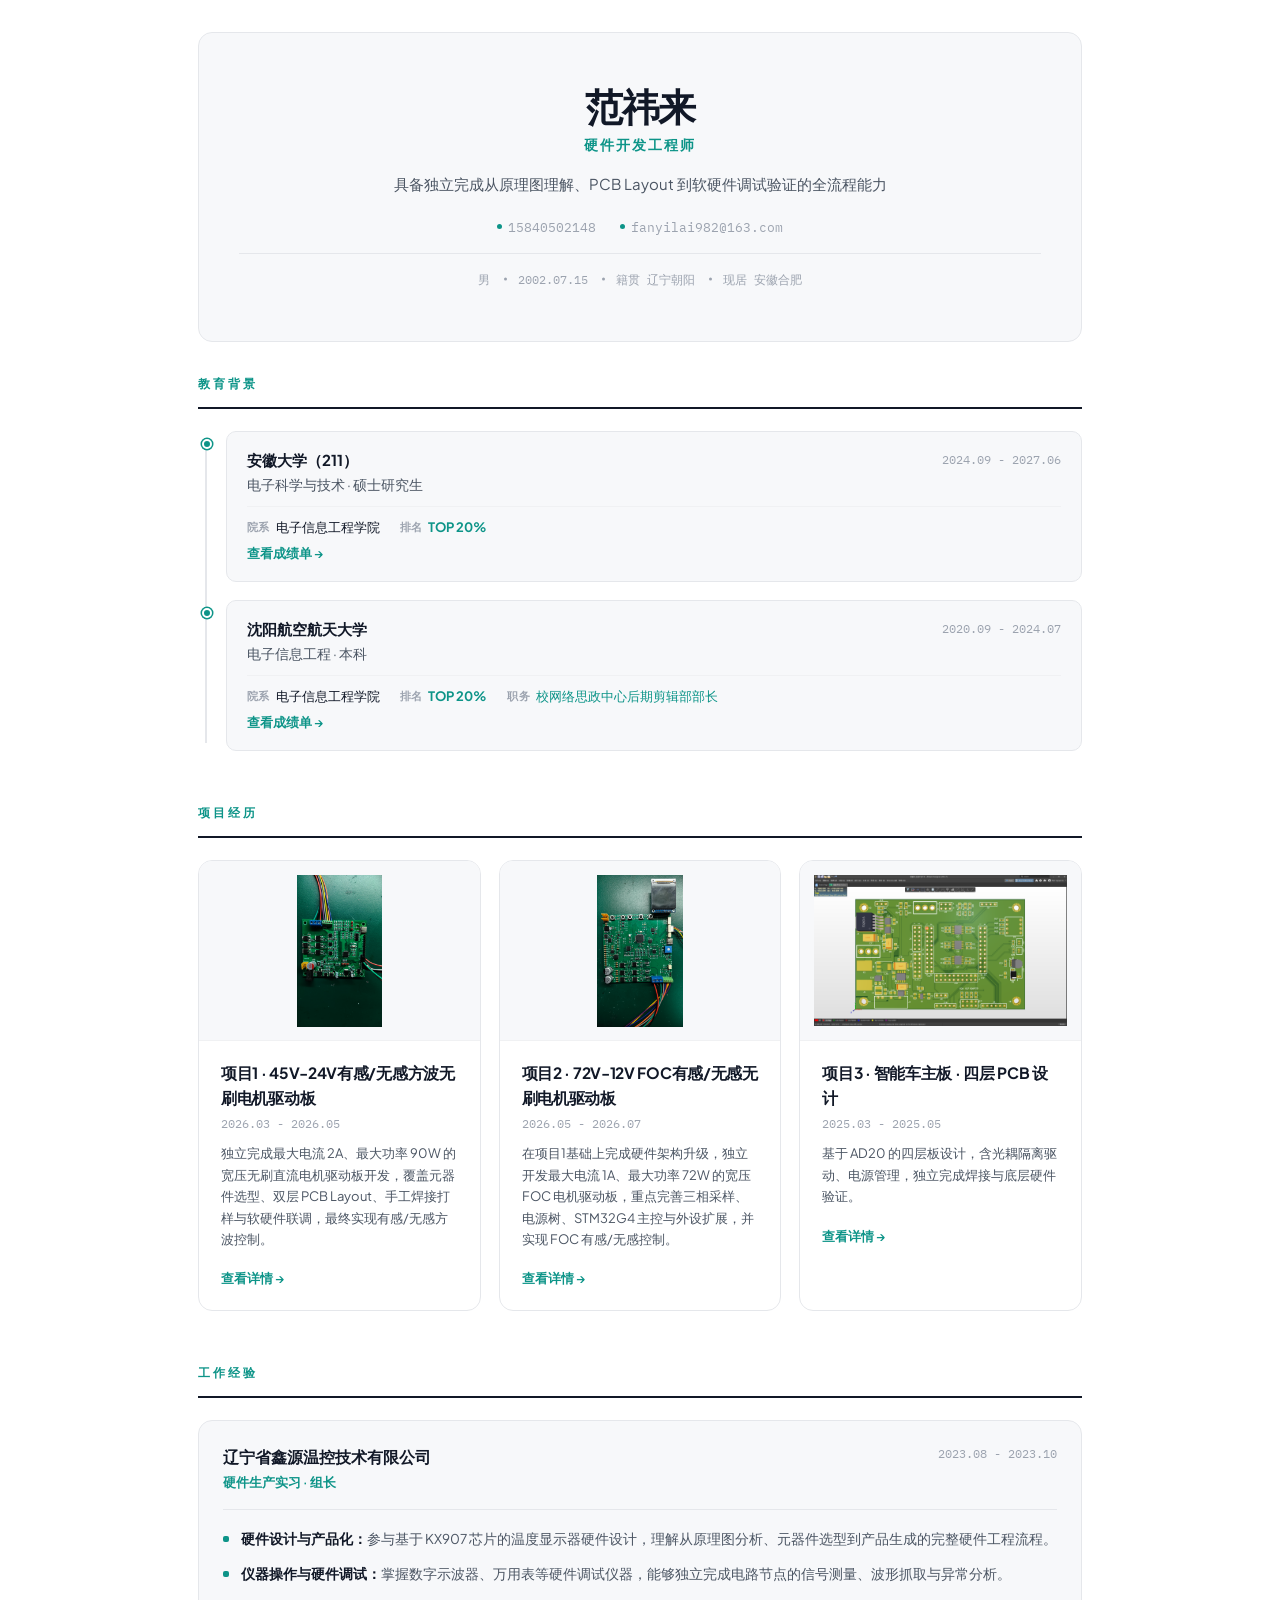
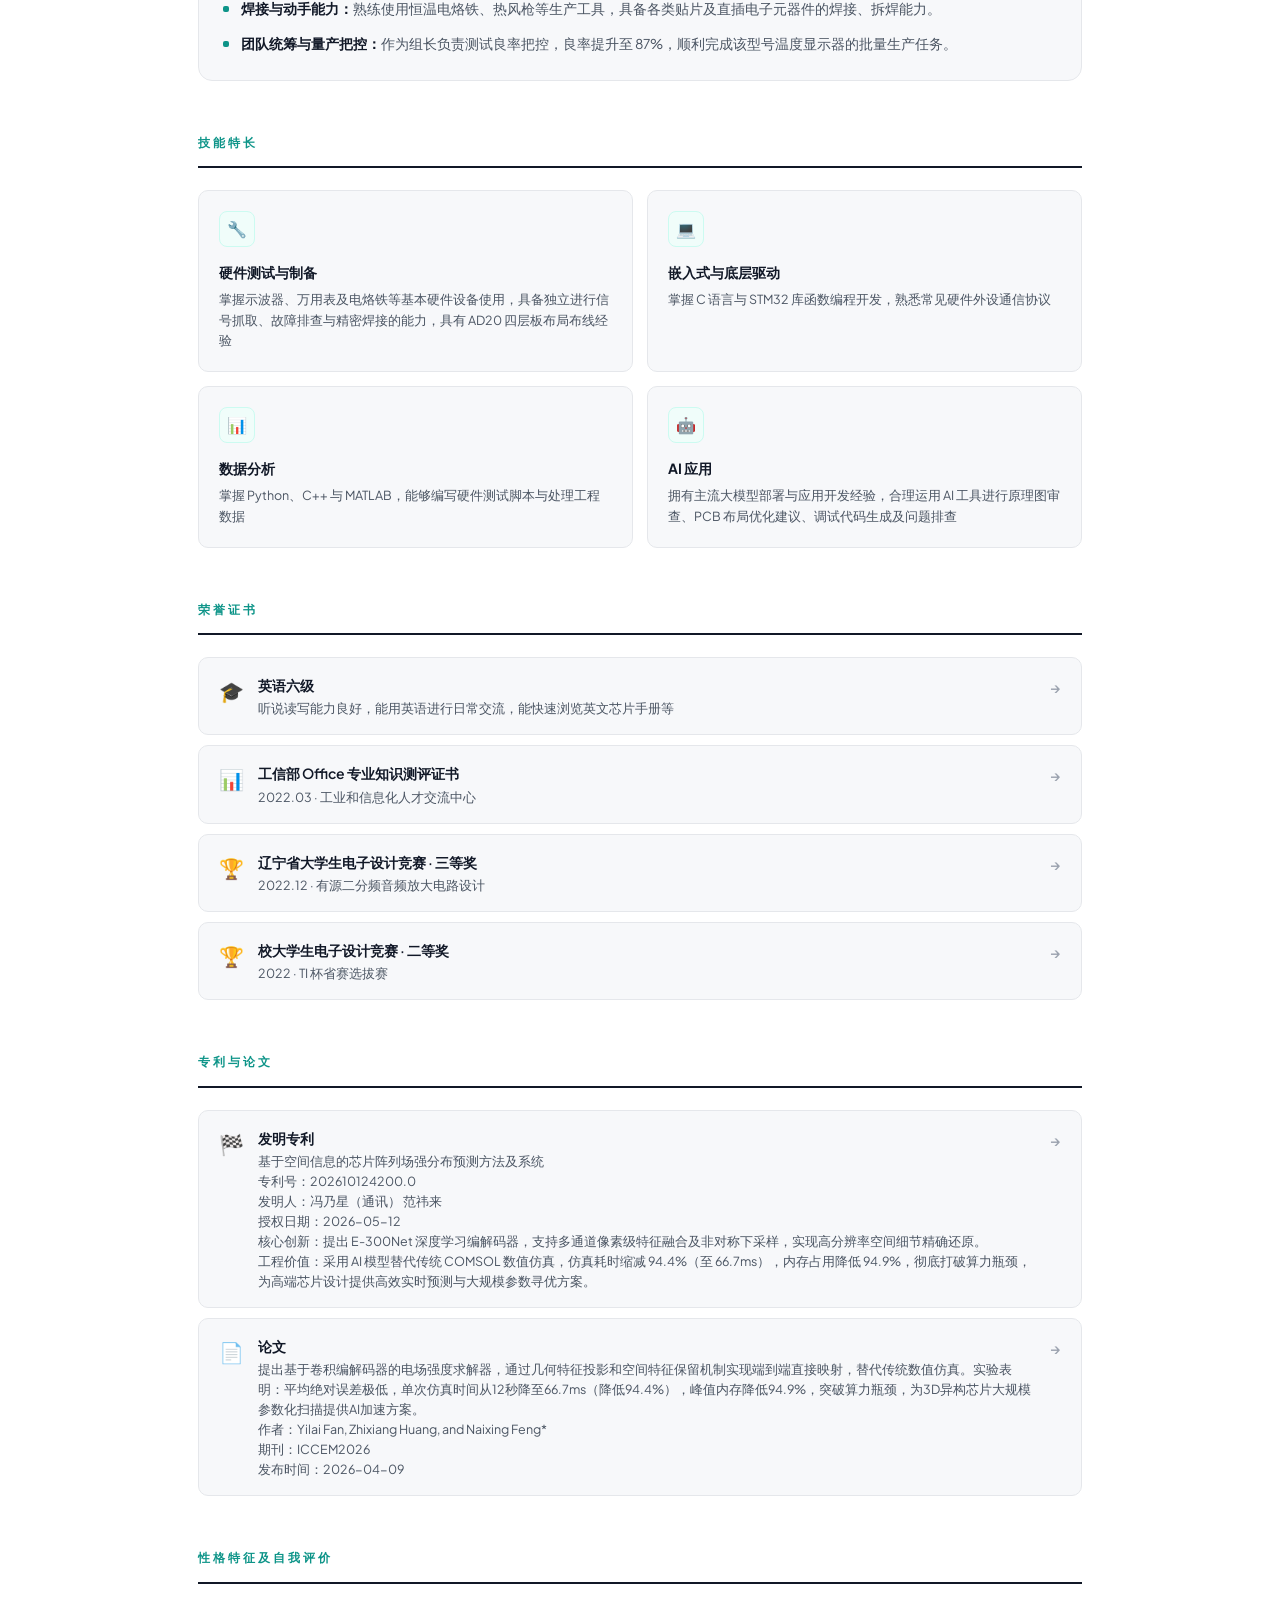
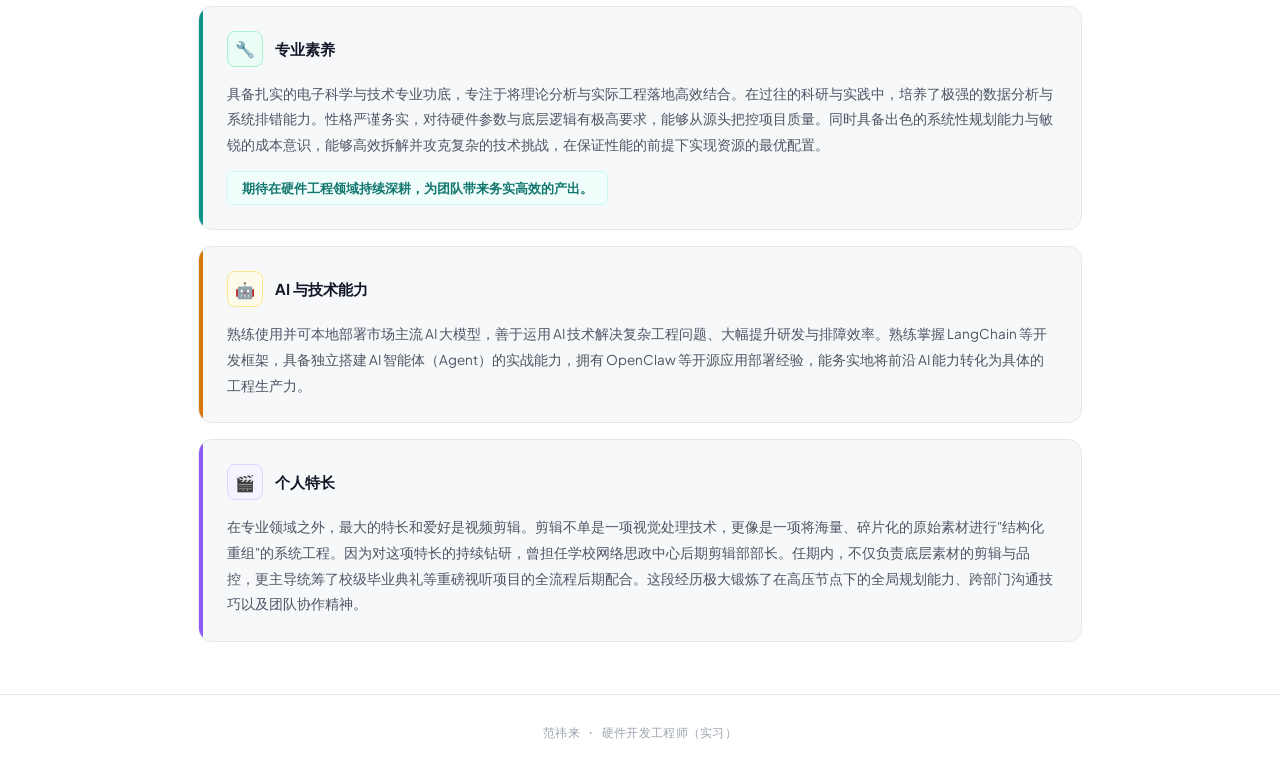
<file: index.html>
<!DOCTYPE html>
<html lang="zh-CN">
<head>
  <meta charset="UTF-8">
  <meta name="viewport" content="width=device-width, initial-scale=1.0">
  <title>范祎来 - 硬件开发工程师</title>
  <link rel="stylesheet" href="css/style.css">
</head>
<body>
  
  <div class="container">
    <!-- Hero -->
    <section class="hero anim-1">
      <div class="hero-content">
        <h1>范祎来</h1>
        <div class="subtitle">硬件开发工程师</div>
        <div class="description">
          具备独立完成从原理图理解、PCB Layout 到软硬件调试验证的全流程能力
        </div>
        <div class="contact">
          <span>15840502148</span>
          <span>fanyilai982@163.com</span>
        </div>
        <div class="meta">
          <span>男</span>
          <span>2002.07.15</span>
          <span>籍贯 辽宁朝阳</span>
          <span>现居 安徽合肥</span>
        </div>
      </div>
    </section>

    <!-- Education -->
    <section class="section anim-2">
      <h2 class="section-title">教育背景</h2>
      <div class="timeline">
        <div class="timeline-item">
          <div class="timeline-dot"></div>
          <div class="timeline-content">
            <div class="timeline-header">
              <h3>安徽大学（211）</h3>
              <span class="timeline-date">2024.09 - 2027.06</span>
            </div>
            <div class="timeline-sub">电子科学与技术 · 硕士研究生</div>
            <div class="edu-detail">
              <div class="edu-field">
                <span class="edu-label">院系</span>
                <span class="edu-val">电子信息工程学院</span>
              </div>
              <div class="edu-field">
                <span class="edu-label">排名</span>
                <span class="edu-val edu-highlight">TOP 20%</span>
              </div>
            </div>
            <button class="edu-action" onclick="openModal('pdf', {title: '研究生成绩单', src: 'assets/edu/研究生成绩单.pdf'})">查看成绩单 →</button>
          </div>
        </div>
        <div class="timeline-item">
          <div class="timeline-dot"></div>
          <div class="timeline-content">
            <div class="timeline-header">
              <h3>沈阳航空航天大学</h3>
              <span class="timeline-date">2020.09 - 2024.07</span>
            </div>
            <div class="timeline-sub">电子信息工程 · 本科</div>
            <div class="edu-detail">
              <div class="edu-field">
                <span class="edu-label">院系</span>
                <span class="edu-val">电子信息工程学院</span>
              </div>
              <div class="edu-field">
                <span class="edu-label">排名</span>
                <span class="edu-val edu-highlight">TOP 20%</span>
              </div>
              <div class="edu-field">
                <span class="edu-label">职务</span>
                <span class="edu-val edu-link" onclick="openModal('image', {title: '网络思政中心后期剪辑部部长', src: 'assets/certs/剪辑部部长.jpg', desc: '担任沈阳航空航天大学大学生网络思政中心后期剪辑部部长，负责校级视听项目的后期统筹与品控。'})">校网络思政中心后期剪辑部部长</span>
              </div>
            </div>
            <button class="edu-action" onclick="openModal('pdf', {title: '本科成绩单', src: 'assets/edu/本科生成绩单.pdf'})">查看成绩单 →</button>
          </div>
        </div>
      </div>
    </section>

    <!-- Projects -->
    <section class="section anim-3">
      <h2 class="section-title">项目经历</h2>
      <div class="projects">
        <a href="project1.html" class="project-card">
          <div class="card-image">
            <img src="assets/project1/front.jpg" alt="无刷电机驱动板 3D 渲染图">
          </div>
          <div class="card-body">
            <h3>项目1 · 45V-24V有感/无感方波无刷电机驱动板</h3>
            <div class="date">2026.03 - 2026.05</div>
            <p>独立完成最大电流 2A、最大功率 90W 的宽压无刷直流电机驱动板开发，覆盖元器件选型、双层 PCB Layout、手工焊接打样与软硬件联调，最终实现有感/无感方波控制。</p>
            <span class="link">查看详情 →</span>
          </div>
        </a>

        <a href="project2.html" class="project-card">
          <div class="card-image">
            <img src="assets/project2/front.jpg" alt="STM32G4 FOC 驱动器 3D 渲染图">
          </div>
          <div class="card-body">
            <h3>项目2 · 72V-12V FOC有感/无感无刷电机驱动板</h3>
            <div class="date">2026.05 - 2026.07</div>
            <p>在项目1基础上完成硬件架构升级，独立开发最大电流 1A、最大功率 72W 的宽压 FOC 电机驱动板，重点完善三相采样、电源树、STM32G4 主控与外设扩展，并实现 FOC 有感/无感控制。</p>
            <span class="link">查看详情 →</span>
          </div>
        </a>
        <a href="project3.html" class="project-card">
          <div class="card-image">
            <img src="assets/project3/front.png" alt="智能车主板 3D 渲染图">
          </div>
          <div class="card-body">
            <h3>项目3 · 智能车主板 · 四层 PCB 设计</h3>
            <div class="date">2025.03 - 2025.05</div>
            <p>基于 AD20 的四层板设计，含光耦隔离驱动、电源管理，独立完成焊接与底层硬件验证。</p>
            <span class="link">查看详情 →</span>
          </div>
        </a>
      </div>
    </section>

    <!-- Work Experience -->
    <section class="section anim-4">
      <h2 class="section-title">工作经验</h2>
      <div class="experience-card">
        <div class="exp-header">
          <div>
            <h3>辽宁省鑫源温控技术有限公司</h3>
            <div class="exp-role">硬件生产实习 · 组长</div>
          </div>
          <span class="exp-date">2023.08 - 2023.10</span>
        </div>
        <ul class="exp-list">
          <li><strong>硬件设计与产品化：</strong>参与基于 KX907 芯片的温度显示器硬件设计，理解从原理图分析、元器件选型到产品生成的完整硬件工程流程。</li>
          <li><strong>仪器操作与硬件调试：</strong>掌握数字示波器、万用表等硬件调试仪器，能够独立完成电路节点的信号测量、波形抓取与异常分析。</li>
          <li><strong>焊接与动手能力：</strong>熟练使用恒温电烙铁、热风枪等生产工具，具备各类贴片及直插电子元器件的焊接、拆焊能力。</li>
          <li><strong>团队统筹与量产把控：</strong>作为组长负责测试良率把控，良率提升至 87%，顺利完成该型号温度显示器的批量生产任务。</li>
        </ul>
      </div>
    </section>

    <!-- Skills -->
    <section class="section anim-5">
      <h2 class="section-title">技能特长</h2>
      <div class="skills-grid">
        <div class="skill-category">
          <div class="skill-cat-icon blue">&#x1f527;</div>
          <h4>硬件测试与制备</h4>
          <p>掌握示波器、万用表及电烙铁等基本硬件设备使用，具备独立进行信号抓取、故障排查与精密焊接的能力，具有 AD20 四层板布局布线经验</p>
        </div>
        <div class="skill-category">
          <div class="skill-cat-icon green">&#x1f4bb;</div>
          <h4>嵌入式与底层驱动</h4>
          <p>掌握 C 语言与 STM32 库函数编程开发，熟悉常见硬件外设通信协议</p>
        </div>
        <div class="skill-category">
          <div class="skill-cat-icon purple">&#x1f4ca;</div>
          <h4>数据分析</h4>
          <p>掌握 Python、C++ 与 MATLAB，能够编写硬件测试脚本与处理工程数据</p>
        </div>
        <div class="skill-category">
          <div class="skill-cat-icon orange">&#x1f916;</div>
          <h4>AI 应用</h4>
          <p>拥有主流大模型部署与应用开发经验，合理运用 AI 工具进行原理图审查、PCB 布局优化建议、调试代码生成及问题排查</p>
        </div>
      </div>
    </section>

    <!-- Honors -->
    <section class="section anim-6">
      <h2 class="section-title">荣誉证书</h2>
      <div class="honors-list">
        <div class="honor-item honor-clickable" onclick="openModal('pdf', {title: '大学英语六级证书（CET-6）', src: 'assets/cet6/六级证书.pdf'})">
          <div class="honor-icon">&#x1f393;</div>
          <div class="honor-body">
            <h4>英语六级</h4>
            <p>听说读写能力良好，能用英语进行日常交流，能快速浏览英文芯片手册等</p>
          </div>
          <div class="honor-arrow">→</div>
        </div>
        <div class="honor-item honor-clickable" onclick="openModal('image', {title: '工业和信息化人才专业知识测评证书', src: 'assets/certs/工业和信息化人才专业知识测评证书.jpg', desc: '获得工信部人才交流中心颁发的 Office 办公软件专业知识测评证书。能够熟练运用相关软件高效完成硬件研发流程中的技术文档撰写、测试数据梳理与可视化（如图表分析）、BOM 表整理以及高质量的项目答辩汇报（PPT）制作。'})">
          <div class="honor-icon">&#x1f4ca;</div>
          <div class="honor-body">
            <h4>工信部 Office 专业知识测评证书</h4>
            <p>2022.03 · 工业和信息化人才交流中心</p>
          </div>
          <div class="honor-arrow">→</div>
        </div>
        <div class="honor-item honor-clickable" onclick="openCompModal()">
          <div class="honor-icon">&#x1f3c6;</div>
          <div class="honor-body">
            <h4>辽宁省大学生电子设计竞赛 · 三等奖</h4>
            <p>2022.12 · 有源二分频音频放大电路设计</p>
          </div>
          <div class="honor-arrow">→</div>
        </div>
        <div class="honor-item honor-clickable" onclick="openModal('image', {title: '校大学生电子设计竞赛 · 二等奖', src: 'assets/certs/校电赛二等奖.jpg', desc: '2022 年 TI 杯辽宁省大学生电子设计竞赛校内选拔赛二等奖，该赛事同时作为省赛选拔通道。'})">
          <div class="honor-icon">&#x1f3c6;</div>
          <div class="honor-body">
            <h4>校大学生电子设计竞赛 · 二等奖</h4>
            <p>2022 · TI 杯省赛选拔赛</p>
          </div>
          <div class="honor-arrow">→</div>
        </div>
      </div>
    </section>

    <!-- Patents & Papers -->
    <section class="section anim-6">
      <h2 class="section-title">专利与论文</h2>
      <div class="honors-list">
        <div class="honor-item honor-clickable" onclick="openModal('pdf', {title: '发明专利：基于空间信息的芯片阵列场强分布预测方法及系统', src: 'assets/patents/专利.pdf'})">
          <div class="honor-icon">&#x1f3c1;</div>
          <div class="honor-body">
            <h4>发明专利</h4>
            <p>基于空间信息的芯片阵列场强分布预测方法及系统<br>专利号：202610124200.0<br>发明人：冯乃星（通讯） 范祎来<br>授权日期：2026-05-12<br>核心创新：提出 E-300Net 深度学习编解码器，支持多通道像素级特征融合及非对称下采样，实现高分辨率空间细节精确还原。<br>工程价值：采用 AI 模型替代传统 COMSOL 数值仿真，仿真耗时缩减 94.4%（至 66.7ms），内存占用降低 94.9%，彻底打破算力瓶颈，为高端芯片设计提供高效实时预测与大规模参数寻优方案。</p>
          </div>
          <div class="honor-arrow">→</div>
        </div>
        <div class="honor-item honor-clickable" onclick="openModal('pdf', {title: '论文：Convolutional Encoder-Decoder-Based Electric Field Intensity Solver for TGV Chip Arrays', src: 'assets/patents/Convolutional_Encoder-Decoder-Based_Electric_Field_Intensity_Solver_for_TGV_Chip_Arrays.pdf'})">
          <div class="honor-icon">&#x1f4c4;</div>
          <div class="honor-body">
            <h4>论文</h4>
            <p>提出基于卷积编解码器的电场强度求解器，通过几何特征投影和空间特征保留机制实现端到端直接映射，替代传统数值仿真。实验表明：平均绝对误差极低，单次仿真时间从12秒降至66.7ms（降低94.4%），峰值内存降低94.9%，突破算力瓶颈，为3D异构芯片大规模参数化扫描提供AI加速方案。<br>作者：Yilai Fan, Zhixiang Huang, and Naixing Feng*<br>期刊：ICCEM2026<br>发布时间：2026-04-09</p>
          </div>
          <div class="honor-arrow">→</div>
        </div>
      </div>
    </section>

    <!-- Self Assessment -->
    <section class="section anim-7">
      <h2 class="section-title">性格特征及自我评价</h2>
      <div class="self-cards">
        <div class="self-card self-card--eng">
          <div class="self-card-head">
            <div class="self-card-icon green">&#x1f527;</div>
            <h4>专业素养</h4>
          </div>
          <p>具备扎实的电子科学与技术专业功底，专注于将理论分析与实际工程落地高效结合。在过往的科研与实践中，培养了极强的数据分析与系统排错能力。性格严谨务实，对待硬件参数与底层逻辑有极高要求，能够从源头把控项目质量。同时具备出色的系统性规划能力与敏锐的成本意识，能够高效拆解并攻克复杂的技术挑战，在保证性能的前提下实现资源的最优配置。</p>
          <div class="self-card-tag">期待在硬件工程领域持续深耕，为团队带来务实高效的产出。</div>
        </div>

        <div class="self-card self-card--ai">
          <div class="self-card-head">
            <div class="self-card-icon orange">&#x1f916;</div>
            <h4>AI 与技术能力</h4>
          </div>
          <p>熟练使用并可本地部署市场主流 AI 大模型，善于运用 AI 技术解决复杂工程问题、大幅提升研发与排障效率。熟练掌握 LangChain 等开发框架，具备独立搭建 AI 智能体（Agent）的实战能力，拥有 OpenClaw 等开源应用部署经验，能务实地将前沿 AI 能力转化为具体的工程生产力。</p>
        </div>

        <div class="self-card self-card--creative">
          <div class="self-card-head">
            <div class="self-card-icon purple">&#x1f3ac;</div>
            <h4>个人特长</h4>
          </div>
          <p>在专业领域之外，最大的特长和爱好是视频剪辑。剪辑不单是一项视觉处理技术，更像是一项将海量、碎片化的原始素材进行"结构化重组"的系统工程。因为对这项特长的持续钻研，曾担任学校网络思政中心后期剪辑部部长。任期内，不仅负责底层素材的剪辑与品控，更主导统筹了校级毕业典礼等重磅视听项目的全流程后期配合。这段经历极大锻炼了在高压节点下的全局规划能力、跨部门沟通技巧以及团队协作精神。</p>
        </div>
      </div>
    </section>
  </div>

  <!-- Footer -->
  <footer class="footer">
    范祎来 · 硬件开发工程师（实习）
  </footer>

  <!-- Modal -->
  <div class="modal-overlay" id="modal-overlay">
    <div class="modal">
      <div class="modal-header">
        <h3></h3>
        <button class="modal-close" onclick="closeModal()">&times;</button>
      </div>
      <div class="modal-body"></div>
    </div>
  </div>

  <script src="js/main.js"></script>
  <script>
    const compContent = `
      <div class="competition-detail">
        <div class="comp-cert">
          <img src="assets/certs/省电赛三等奖.PNG" alt="辽宁省大学生电子设计竞赛三等奖证书">
        </div>
        <div class="comp-header">
          <h4>项目概述</h4>
          <p>本竞赛为 2022 年辽宁省大学生电子设计竞赛 T1 题目——"有源二分频音频放大电路"设计。系统需将输入音频信号进行放大、分频并驱动不同阻抗负载，实现完整的音频功率放大链路。团队独立完成了从方案论证、电路设计到整机调试的全流程，最终输出功率达标、分频特性良好，圆满达成各项设计指标。</p>
        </div>

        <h4 style="font-size:13px;font-weight:700;color:var(--accent);letter-spacing:0.5px;text-transform:uppercase;margin-bottom:14px;">四级硬件系统架构</h4>
        <div class="comp-stages">
          <div class="comp-stage">
            <div class="stage-num s1">1</div>
            <div class="stage-body">
              <h5>AGC 自动增益控制电路</h5>
              <p>首级采用 AGC（自动增益控制）电路，根据输入信号幅度动态调节增益，确保后级电路在不同输入电平均能稳定工作，避免强信号削波失真。</p>
            </div>
          </div>

          <div class="comp-stage">
            <div class="stage-num s2">2</div>
            <div class="stage-body">
              <h5>仪表放大器 · 信号放大</h5>
              <p>第二级利用仪表放大器的高输入阻抗特性，有效隔离前级信号源，提供约 52dB 的最大增益，将微弱音频信号放大至适合后续处理的电平。</p>
              <div class="comp-specs">
                <span class="spec-tag">高输入阻抗</span>
                <span class="spec-tag">最大增益 52dB</span>
              </div>
            </div>
          </div>

          <div class="comp-stage">
            <div class="stage-num s3">3</div>
            <div class="stage-body">
              <h5>巴特沃斯有源滤波器 · 二分频</h5>
              <p>第三级基于巴特沃斯拓扑，分别设计了截止频率约 2kHz 的高通滤波器与低通滤波器。巴特沃斯响应在通带内具有最大平坦特性，实现了精准的信号分频与平滑的频率过渡。</p>
              <div class="comp-specs">
                <span class="spec-tag">截止频率 2kHz</span>
                <span class="spec-tag">高通 + 低通</span>
                <span class="spec-tag">巴特沃斯拓扑</span>
              </div>
            </div>
          </div>

          <div class="comp-stage">
            <div class="stage-num s4">4</div>
            <div class="stage-body">
              <h5>甲乙类推挽功率放大器</h5>
              <p>末级采用甲乙类推挽功放结构，兼顾效率与失真指标，分别驱动 8Ω 与 4Ω 负载，输出约 4.4W 与 7.9W 的功率，满足赛题对不同负载阻抗下的功率要求。</p>
              <div class="comp-specs">
                <span class="spec-tag">8Ω / 4.4W</span>
                <span class="spec-tag">4Ω / 7.9W</span>
                <span class="spec-tag">甲乙类推挽</span>
              </div>
            </div>
          </div>
        </div>

        <div class="comp-result">
          <p>团队荣获 2022 年 T1 杯辽宁省大学生电子设计竞赛三等奖（省级），展现了从系统方案设计到硬件实现与调试的完整工程能力。</p>
        </div>

        <div class="comp-pub" onclick="openModal('pdf', {title: '论文：音频分频网络电路实现', src: 'assets/certs/音频分频网络论文.pdf'})">
          <div class="comp-pub-icon">&#x1f4c4;</div>
          <div class="comp-pub-info">
            <h5>发表论文</h5>
            <p>音频分频网络电路实现——以有源分频功率放大电路为例</p>
            <span>电声技术，2022，46(11)：107-110</span>
          </div>
          <div class="comp-pub-arrow">→</div>
        </div>
      </div>
    `;

    function openCompModal() {
      openModal('report', {title: '有源二分频音频放大电路 · 2022 辽宁省电赛三等奖', content: compContent});
    }
  </script>
</body>
</html>
</file>
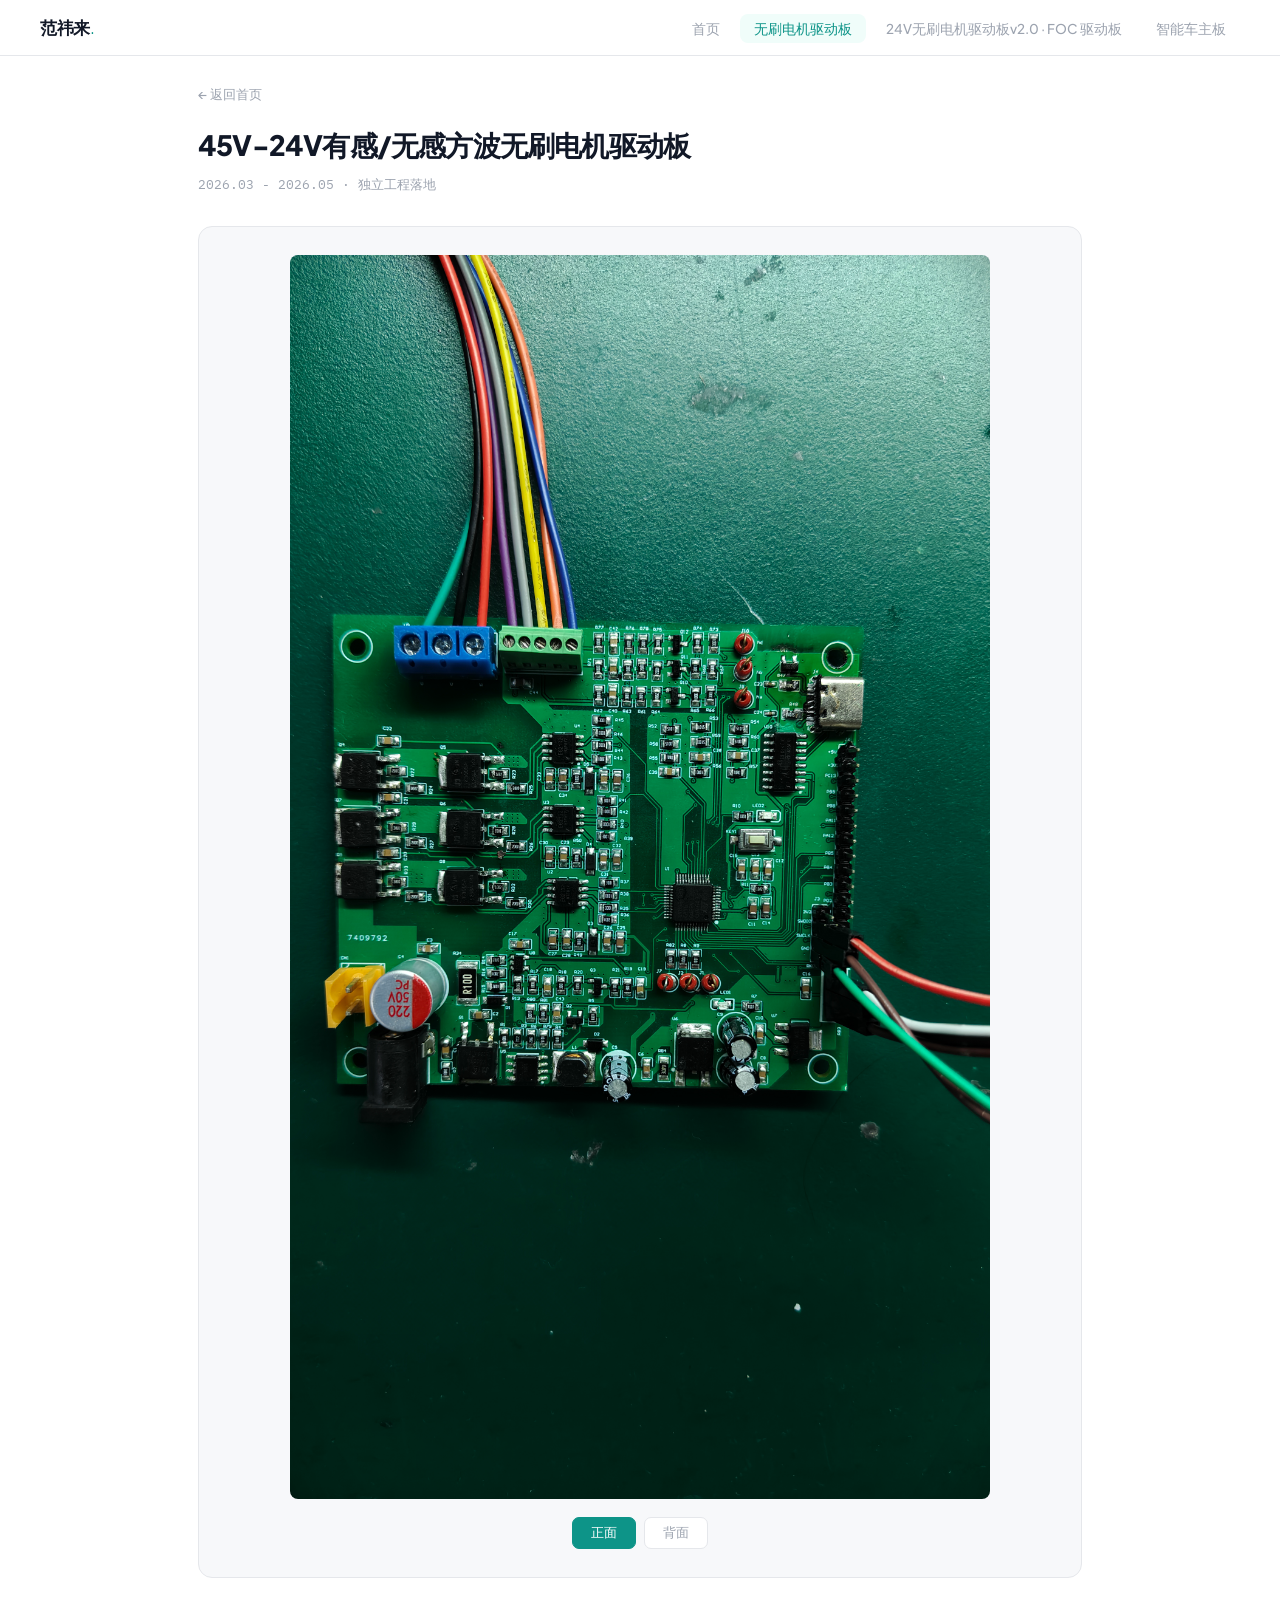
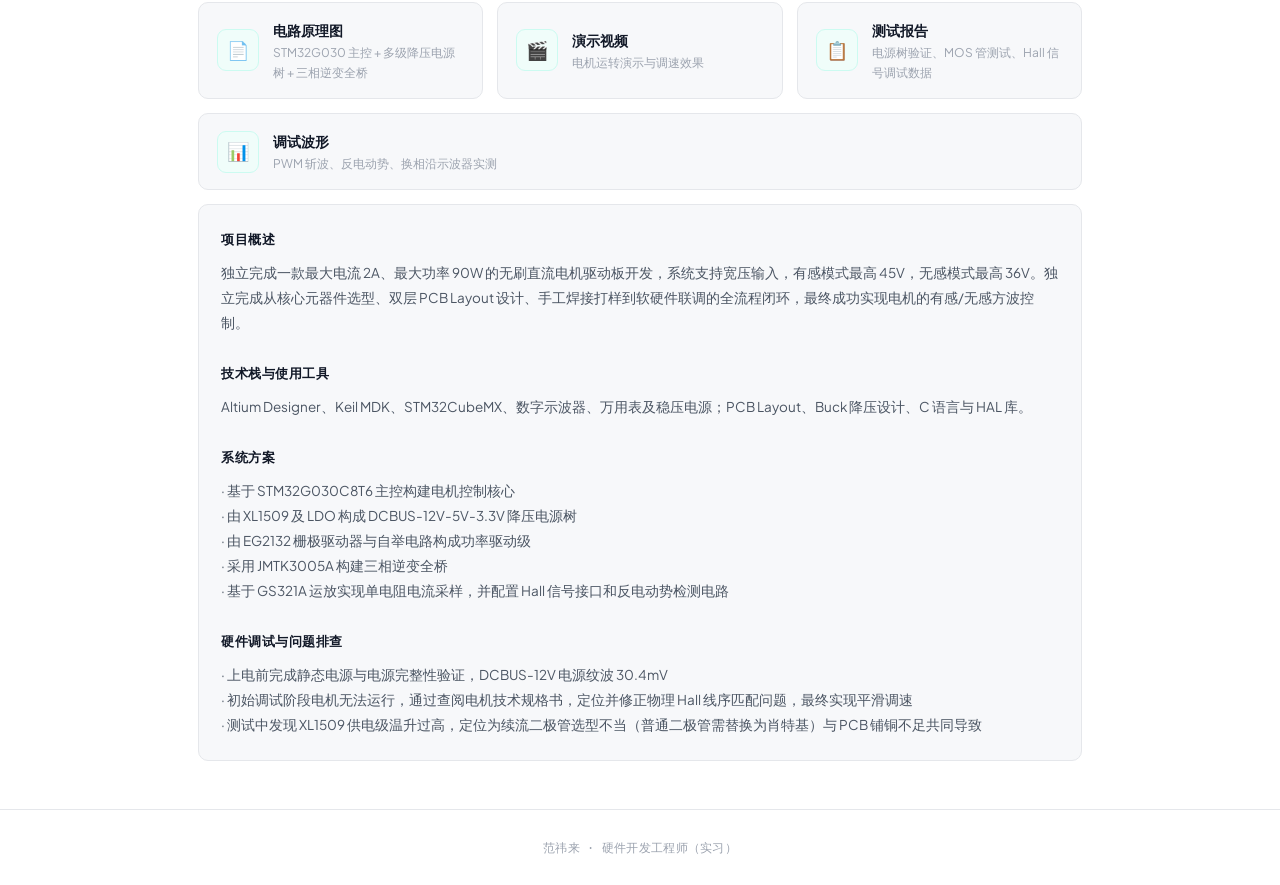
<file: project1.html>
<!DOCTYPE html>
<html lang="zh-CN">
<head>
  <meta charset="UTF-8">
  <meta name="viewport" content="width=device-width, initial-scale=1.0">
  <title>无刷电机驱动板 · 范祎来</title>
  <link rel="stylesheet" href="css/style.css">
</head>
<body>
  <!-- Navigation -->
  <nav class="nav">
    <a href="index.html" class="nav-logo">范祎来<span>.</span></a>
    <ul class="nav-links">
      <li><a href="index.html">首页</a></li>
      <li><a href="project1.html" class="active">无刷电机驱动板</a></li>
      <li><a href="project2.html">24V无刷电机驱动板v2.0 · FOC 驱动板</a></li>
      <li><a href="project3.html">智能车主板</a></li>
    </ul>
  </nav>

  <div class="container">
    <a href="index.html" class="back-link">← 返回首页</a>

    <div class="detail-header">
      <h2>45V-24V有感/无感方波无刷电机驱动板</h2>
      <div class="date">2026.03 - 2026.05 · 独立工程落地</div>
    </div>

    <div class="detail-content">
      <!-- Left: 3D Image -->
      <div class="detail-image">
        <img src="assets/project1/front.jpg" alt="无刷电机驱动板正面" id="main-image">
        <div class="image-toggle">
          <button class="active" data-src="assets/project1/front.jpg">正面</button>
          <button data-src="assets/project1/back.jpg">背面</button>
        </div>
      </div>

      <!-- Right: Info Cards -->
      <div class="detail-info">
        <div class="info-card" onclick="openModal('pdf', {title: '无刷电机驱动板 · 电路原理图', src: 'assets/project1/schematic.pdf'})">
          <div class="icon blue">&#x1f4c4;</div>
          <div class="text">
            <h4>电路原理图</h4>
            <p>STM32G030 主控 + 多级降压电源树 + 三相逆变全桥</p>
          </div>
        </div>

        <div class="info-card" onclick="openModal('video', {title: '无刷电机驱动板 · 演示视频', src: 'assets/project1/demo_h264.mp4'})">
          <div class="icon yellow">&#x1f3ac;</div>
          <div class="text">
            <h4>演示视频</h4>
            <p>电机运转演示与调速效果</p>
          </div>
        </div>

        <div class="info-card" onclick="loadReport()">
          <div class="icon green">&#x1f4cb;</div>
          <div class="text">
            <h4>测试报告</h4>
            <p>电源树验证、MOS 管测试、Hall 信号调试数据</p>
          </div>
        </div>

        <div class="info-card" onclick="loadWaveforms()">
          <div class="icon purple">&#x1f4ca;</div>
          <div class="text">
            <h4>调试波形</h4>
            <p>PWM 斩波、反电动势、换相沿示波器实测</p>
          </div>
        </div>

        <div class="project-desc">
          <h4>项目概述</h4>
          <p>独立完成一款最大电流 2A、最大功率 90W 的无刷直流电机驱动板开发，系统支持宽压输入，有感模式最高 45V，无感模式最高 36V。独立完成从核心元器件选型、双层 PCB Layout 设计、手工焊接打样到软硬件联调的全流程闭环，最终成功实现电机的有感/无感方波控制。</p>
          <br>
          <h4>技术栈与使用工具</h4>
          <p>Altium Designer、Keil MDK、STM32CubeMX、数字示波器、万用表及稳压电源；PCB Layout、Buck 降压设计、C 语言与 HAL 库。</p>
          <br>
          <h4>系统方案</h4>
          <p>· 基于 STM32G030C8T6 主控构建电机控制核心<br>
          · 由 XL1509 及 LDO 构成 DCBUS-12V-5V-3.3V 降压电源树<br>
          · 由 EG2132 栅极驱动器与自举电路构成功率驱动级<br>
          · 采用 JMTK3005A 构建三相逆变全桥<br>
          · 基于 GS321A 运放实现单电阻电流采样，并配置 Hall 信号接口和反电动势检测电路</p>
          <br>
          <h4>硬件调试与问题排查</h4>
          <p>· 上电前完成静态电源与电源完整性验证，DCBUS-12V 电源纹波 30.4mV<br>
          · 初始调试阶段电机无法运行，通过查阅电机技术规格书，定位并修正物理 Hall 线序匹配问题，最终实现平滑调速<br>
          · 测试中发现 XL1509 供电级温升过高，定位为续流二极管选型不当（普通二极管需替换为肖特基）与 PCB 铺铜不足共同导致</p>
        </div>
      </div>
    </div>
  </div>

  <!-- Modal -->
  <div class="modal-overlay" id="modal-overlay">
    <div class="modal">
      <div class="modal-header">
        <h3></h3>
        <button class="modal-close" onclick="closeModal()">&times;</button>
      </div>
      <div class="modal-body"></div>
    </div>
  </div>

  <footer class="footer">
    范祎来 · 硬件开发工程师（实习）
  </footer>

  <script src="js/main.js"></script>
  <script>
    const reportContent = '<p>BLDC驱动板初版调试与验证报告</p>' +
      '<p>一、 静态阻抗与元器件特性检查</p>' +
      '<p>电源对地阻抗测试： 使用万用表阻抗档（200Ω量程）测量各级电源节点对地阻抗，结果均显示高阻态（超出量程），未发现电源轨对地短路现象。</p>' +
      '<p>功率级 MOSFET 特性验证： *体二极管压降： 正向（S极至D极）导通压降约为 700~800mV；反向截止压降约为 1500~2000mV，符合 MOS 管体二极管标准特性。</p>' +
      '<p>栅极阻抗： 测得 G-S（栅源极）之间等效电阻约为 10kΩ（符合下拉电阻设计预期）；G-D（栅漏极）之间电阻在 15kΩ 至高阻态范围内，绝缘性能正常。</p>' +
      '<p>二、 电源树与静态功耗验证</p>' +
      '<p>静态功耗： 在未接入电机负载、主电源 24V 输入（限流保护设置 1A）的工况下，驱动板系统静态待机电流为 30mA。</p>' +
      '<p>各级电压轨精度测试：</p>' +
      '<p>12V 供电网络输出实测：12.08V</p>' +
      '<p>5V 供电网络输出实测：5.02V</p>' +
      '<p>3.3V（MCU 供电）网络输出实测：3.30V</p>' +
      '<p>栅极驱动（Gate Driver）自举电容输出电压实测：12.0V</p>' +
      '<p>结论： 各路降压及稳压电路（Buck/LDO）工作正常，纹波与静态偏置均在合理允许范围内。</p>' +
      '<p>三、 空载与带载联调测试</p>' +
      '<p>空载信号排查： 初始上电状态下，测量栅极驱动端无 PWM 信号输出（系软件逻辑在无霍尔状态下的保护机制）。</p>' +
      '<p>带载运行与相位线序排查： * 故障现象： 接入电机后初次上电，驱动板无驱动输出。抓取电流特征为瞬间 0.27A 后跌落至 0.04A；指示灯呈现"亮一灭一"的故障代码。系统自检提示"霍尔信号异常"。</p>' +
      '<p>原因定位与解决： 结合软硬件联调与电机规格书比对，发现该型号电机的 Hall U/V/W 信号线序与板载接口的 A/B/C 相位（实际对应 C/A/B）存在错位。调整 U、V 线序后重新上电，系统恢复正常。</p>' +
      '<p>运行指标： 成功驱动电机平稳运转。正常巡航电流约为 0.12A~0.18A；通过板载电位器可实现平滑调速，满负荷最大转速下峰值运行电流约为 0.67A。</p>' +
      '<p>四、 热设计与温升评估</p>' +
      '<p>运行发热监测： 在电机持续运行工况下，对板载核心元器件进行温升摸底。</p>' +
      '<p>改进点分析： 观察到 24V 转 12V 的降压电源芯片（Buck IC）温升较为明显。经回溯检查 PCB Layout 文件，确认为该芯片底部及周边覆铜面积不足导致散热热阻偏高。后续改版需优化此处的覆铜面积并增加散热过孔（Thermal Vias）。</p>';

    function loadReport() {
      openModal('report', {title: '无刷电机驱动板 · 测试报告', content: reportContent});
    }

    const waveformContent = `
      <div class="waveform-gallery">
        <div class="waveform-grid">
          <div class="waveform-item">
            <img src="assets/project1/PWM波_正常斩波状态.jpg" alt="PWM 正常斩波状态">
            <span>PWM 正常斩波状态</span>
          </div>
          <div class="waveform-item">
            <img src="assets/project1/PWM波_反电动势状态.jpg" alt="PWM 反电动势状态">
            <span>反电动势波形</span>
          </div>
          <div class="waveform-item">
            <img src="assets/project1/PWM波_宏观的换相沿.jpg" alt="PWM 宏观换相沿">
            <span>宏观换相沿</span>
          </div>
          <div class="waveform-item">
            <img src="assets/project1/项目1 24v-12v电源纹波.jpg" alt="项目1 24V 转 12V 电源纹波">
            <span>24V → 12V 电源纹波</span>
          </div>
        </div>
        <div class="waveform-video">
          <h5>PWM 随调速旋钮变化 · 占空比调节演示</h5>
          <video controls><source src="../h264_videos/PWM波随调速旋钮变化占空比改变_h264.mp4" type="video/mp4"></video>
        </div>
      </div>
    `;

    function loadWaveforms() {
      openModal('report', {title: '无刷电机驱动板 · 调试波形', content: waveformContent});
    }
  </script>
</body>
</html>
</file>
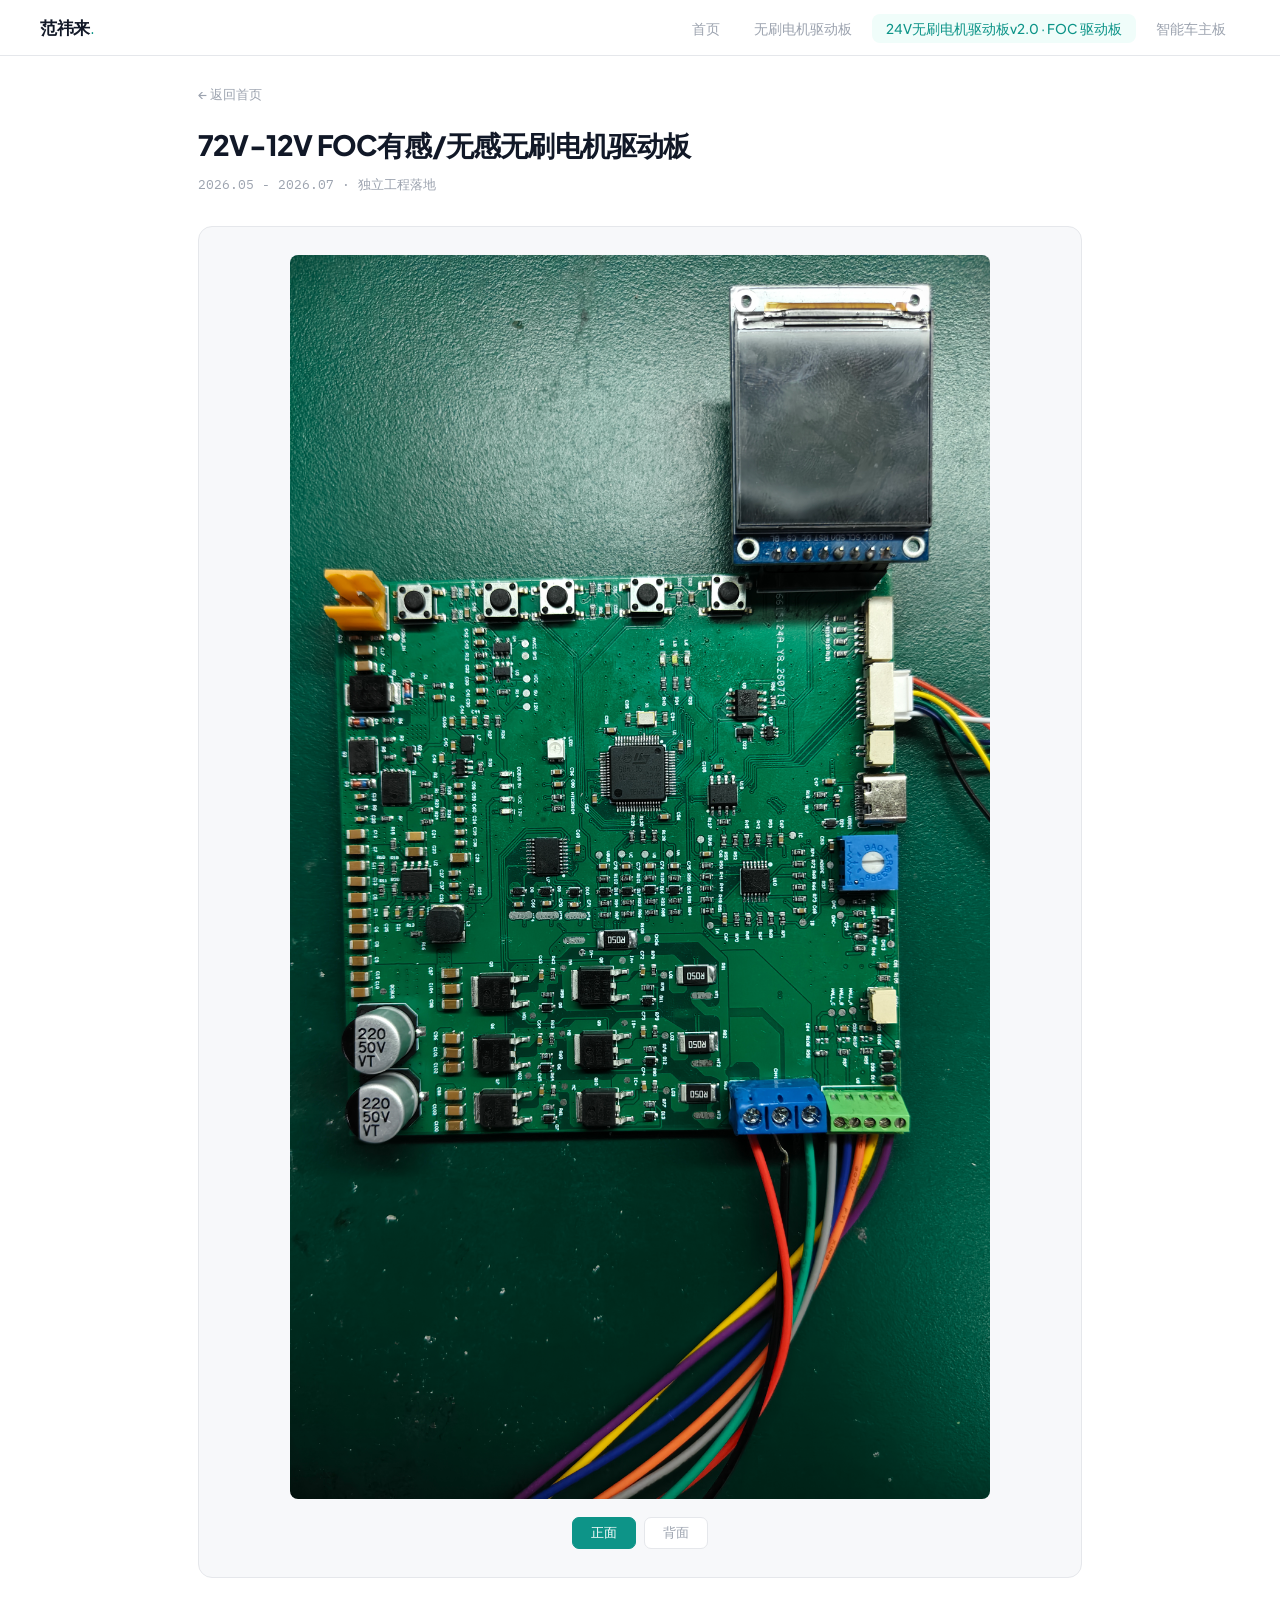
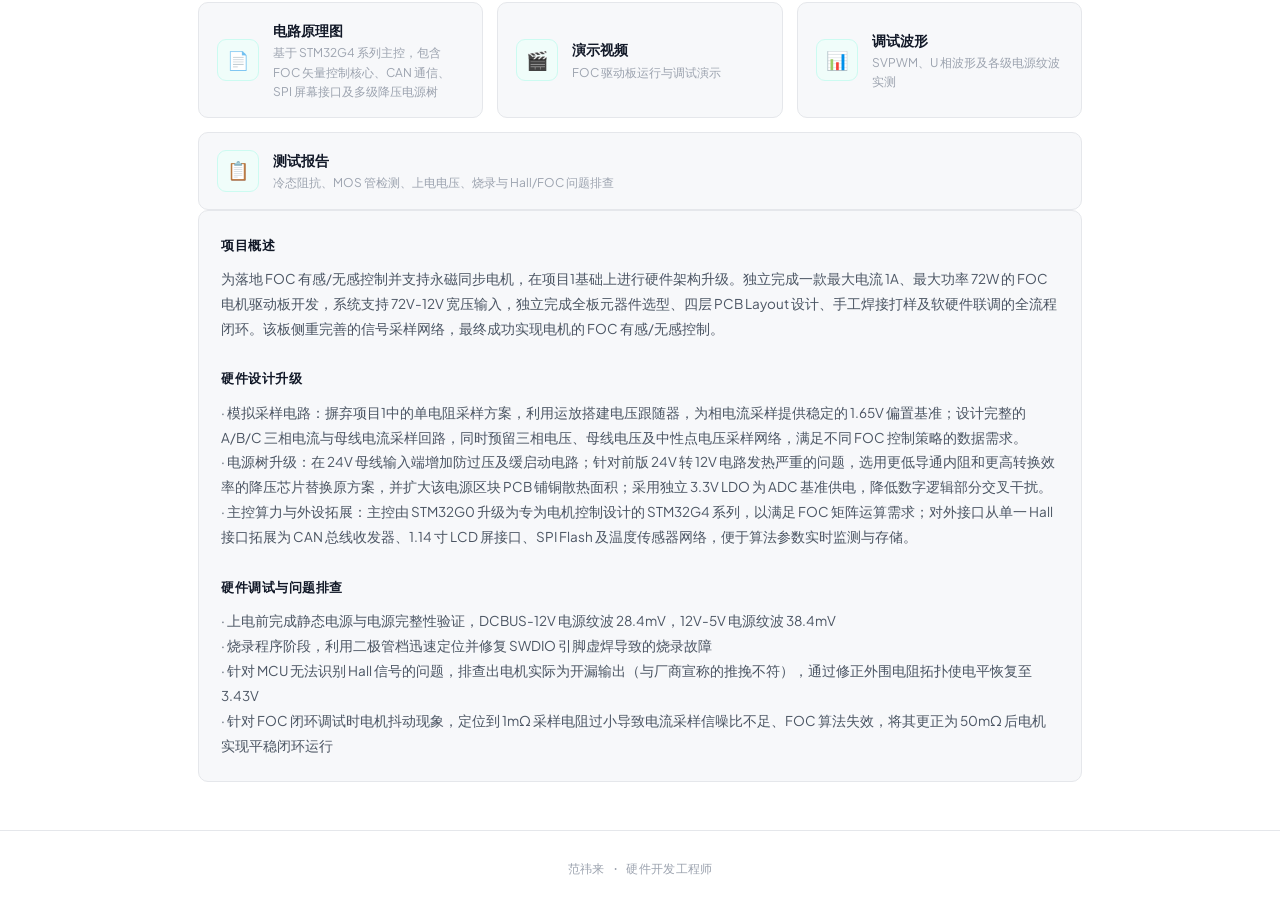
<file: project2.html>
<!DOCTYPE html>
<html lang="zh-CN">
<head>
  <meta charset="UTF-8">
  <meta name="viewport" content="width=device-width, initial-scale=1.0">
  <title>72V-12V FOC有感/无感无刷电机驱动板 · 范祎来</title>
  <link rel="stylesheet" href="css/style.css">
</head>
<body>
  <!-- Navigation -->
  <nav class="nav">
    <a href="index.html" class="nav-logo">范祎来<span>.</span></a>
    <ul class="nav-links">
      <li><a href="index.html">首页</a></li>
      <li><a href="project1.html">无刷电机驱动板</a></li>
      <li><a href="project2.html" class="active">24V无刷电机驱动板v2.0 · FOC 驱动板</a></li>
      <li><a href="project3.html">智能车主板</a></li>
    </ul>
  </nav>

  <div class="container">
    <a href="index.html" class="back-link">← 返回首页</a>

    <div class="detail-header">
      <h2>72V-12V FOC有感/无感无刷电机驱动板</h2>
      <div class="date">2026.05 - 2026.07 · 独立工程落地</div>
    </div>

    <div class="detail-content">
      <!-- Left: 3D Image -->
      <div class="detail-image">
        <img src="assets/project2/front.jpg" alt="STM32G4 FOC 驱动器正面" id="main-image">
        <div class="image-toggle">
          <button class="active" data-src="assets/project2/front.jpg">正面</button>
          <button data-src="assets/project2/back.jpg">背面</button>
        </div>
      </div>

      <!-- Right: Info Cards -->
      <div class="detail-info">
        <div class="info-card" onclick="openModal('pdf', {title: 'STM32G4 FOC 驱动器 · 电路原理图', src: 'assets/project2/项目3原理图.pdf'})">
          <div class="icon blue">&#x1f4c4;</div>
          <div class="text">
            <h4>电路原理图</h4>
            <p>基于 STM32G4 系列主控，包含 FOC 矢量控制核心、CAN 通信、SPI 屏幕接口及多级降压电源树</p>
          </div>
        </div>
        <div class="info-card" onclick="openModal('video', {title: 'STM32G4 FOC 驱动板 · 演示视频', src: 'assets/project2/项目2演示视频_h264.mp4'})">
          <div class="icon yellow">&#x1f3ac;</div>
          <div class="text">
            <h4>演示视频</h4>
            <p>FOC 驱动板运行与调试演示</p>
          </div>
        </div>
        <div class="info-card" onclick="loadProject2Waveforms()">
          <div class="icon purple">&#x1f4ca;</div>
          <div class="text">
            <h4>调试波形</h4>
            <p>SVPWM、U 相波形及各级电源纹波实测</p>
          </div>
        </div>
        <div class="info-card" onclick="loadProject2Report()">
          <div class="icon green">&#x1f4cb;</div>
          <div class="text">
            <h4>测试报告</h4>
            <p>冷态阻抗、MOS 管检测、上电电压、烧录与 Hall/FOC 问题排查</p>
          </div>
        </div>
      </div>

      <div class="project-desc">
        <h4>项目概述</h4>
        <p>为落地 FOC 有感/无感控制并支持永磁同步电机，在项目1基础上进行硬件架构升级。独立完成一款最大电流 1A、最大功率 72W 的 FOC 电机驱动板开发，系统支持 72V-12V 宽压输入，独立完成全板元器件选型、四层 PCB Layout 设计、手工焊接打样及软硬件联调的全流程闭环。该板侧重完善的信号采样网络，最终成功实现电机的 FOC 有感/无感控制。</p>
        <br>
        <h4>硬件设计升级</h4>
        <p>· 模拟采样电路：摒弃项目1中的单电阻采样方案，利用运放搭建电压跟随器，为相电流采样提供稳定的 1.65V 偏置基准；设计完整的 A/B/C 三相电流与母线电流采样回路，同时预留三相电压、母线电压及中性点电压采样网络，满足不同 FOC 控制策略的数据需求。</p>
        <p>· 电源树升级：在 24V 母线输入端增加防过压及缓启动电路；针对前版 24V 转 12V 电路发热严重的问题，选用更低导通内阻和更高转换效率的降压芯片替换原方案，并扩大该电源区块 PCB 铺铜散热面积；采用独立 3.3V LDO 为 ADC 基准供电，降低数字逻辑部分交叉干扰。</p>
        <p>· 主控算力与外设拓展：主控由 STM32G0 升级为专为电机控制设计的 STM32G4 系列，以满足 FOC 矩阵运算需求；对外接口从单一 Hall 接口拓展为 CAN 总线收发器、1.14 寸 LCD 屏接口、SPI Flash 及温度传感器网络，便于算法参数实时监测与存储。</p>
        <br>
        <h4>硬件调试与问题排查</h4>
        <p>· 上电前完成静态电源与电源完整性验证，DCBUS-12V 电源纹波 28.4mV，12V-5V 电源纹波 38.4mV<br>
        · 烧录程序阶段，利用二极管档迅速定位并修复 SWDIO 引脚虚焊导致的烧录故障<br>
        · 针对 MCU 无法识别 Hall 信号的问题，排查出电机实际为开漏输出（与厂商宣称的推挽不符），通过修正外围电阻拓扑使电平恢复至 3.43V<br>
        · 针对 FOC 闭环调试时电机抖动现象，定位到 1mΩ 采样电阻过小导致电流采样信噪比不足、FOC 算法失效，将其更正为 50mΩ 后电机实现平稳闭环运行</p>
      </div>
    </div>
  </div>

  <!-- Modal -->
  <div class="modal-overlay" id="modal-overlay">
    <div class="modal">
      <div class="modal-header">
        <h3></h3>
        <button class="modal-close" onclick="closeModal()">&times;</button>
      </div>
      <div class="modal-body"></div>
    </div>
  </div>

  <footer class="footer">
    范祎来 · 硬件开发工程师
  </footer>

  <script src="js/main.js"></script>
  <script>
    const project2Report = `
      <div class="competition-detail">
        <div class="comp-header">
          <h4>测试报告概述</h4>
          <p>围绕 FOC 驱动板的冷态安全检查、MOS 管特性确认、上电电源验证、程序烧录异常、Hall 信号识别以及闭环抖动问题进行系统排查，最终完成从硬件基础检查到 FOC 闭环稳定运行的调试闭环。</p>
        </div>

        <h4 style="font-size:13px;font-weight:700;color:var(--accent);letter-spacing:0.5px;text-transform:uppercase;margin-bottom:14px;">关键测试数据</h4>
        <div class="comp-stages">
          <div class="comp-stage">
            <div class="stage-num s1">1</div>
            <div class="stage-body">
              <h5>冷态阻抗检查</h5>
              <p>不上电情况下使用万用表 20kΩ 档确认各电源轨无明显短路：GND-VCC 为 11.2kΩ，GND-5V 为 11.4kΩ，GND-12V 测试点超出量程；GND-AVCC 为 17.2kΩ，母线电压测试点超出量程。</p>
            </div>
          </div>
          <div class="comp-stage">
            <div class="stage-num s2">2</div>
            <div class="stage-body">
              <h5>MOS 管冷态测试</h5>
              <p>红表笔接 S 极、黑表笔接 D 极时体二极管压降约 0.52V，反接约 1.9V；G-D 使用 20kΩ 档测试均超出量程，G-S 阻值处于 15kΩ 至超出量程范围，未发现明显短路异常。</p>
            </div>
          </div>
          <div class="comp-stage">
            <div class="stage-num s3">3</div>
            <div class="stage-body">
              <h5>上电静态电源验证</h5>
              <p>整机不接电机时静态电流约 30mA；各测试点电压正常：3.3V 为 3.28V，5V 为 4.92V，12V 为 12.13V，AVCC 为 3.3V。</p>
            </div>
          </div>
        </div>

        <h4 style="font-size:13px;font-weight:700;color:var(--accent);letter-spacing:0.5px;text-transform:uppercase;margin:22px 0 14px;">问题定位与修复</h4>
        <div class="comp-stages">
          <div class="comp-stage">
            <div class="stage-num s1">A</div>
            <div class="stage-body">
              <h5>SWD 烧录异常</h5>
              <p>MCU 烧录时无法识别设备，二极管档测得 SWDIO 引脚约 1.6V，判断为引脚虚焊。重新焊接后，程序可正常烧录。</p>
            </div>
          </div>
          <div class="comp-stage">
            <div class="stage-num s2">B</div>
            <div class="stage-body">
              <h5>BOOT0 复用导致程序不运行</h5>
              <p>程序虽可烧录但无法正常运行。排查发现 CAN 口与 BOOT0 IO 口复用，且原理图未将 BOOT0 下拉至 GND，后通过 STM32CubeProgrammer 设置软件 BOOT 下拉解决。</p>
            </div>
          </div>
          <div class="comp-stage">
            <div class="stage-num s3">C</div>
            <div class="stage-body">
              <h5>Hall 信号电平异常</h5>
              <p>Hall 信号仅约 1.15V，MCU 无法识别。经排查，电机实际为开漏输出而非商家宣称的推挽输出；移除下拉电阻并修正外围电阻拓扑后，Hall 信号恢复至 3.43V。</p>
            </div>
          </div>
          <div class="comp-stage">
            <div class="stage-num s4">D</div>
            <div class="stage-body">
              <h5>FOC 闭环抖动</h5>
              <p>闭环调试阶段电机运行抖动、无法达到闭环速度。定位为 1mΩ 采样电阻过小导致电流采样信噪比不足，引起 FOC 算法失效；更换为 50mΩ 后电机实现平稳闭环运行。</p>
            </div>
          </div>
        </div>
      </div>`;

    function loadProject2Report() {
      openModal('report', {title: 'FOC 驱动板 · 测试报告与问题排查', content: project2Report});
    }

    const project2Waveforms = `
      <div class="waveform-gallery"><div class="waveform-grid">
        <div class="waveform-item"><img src="assets/project2/项目 2LO1svpwm波形.jpg" alt="FOC SVPWM 波形"><span>SVPWM 波形</span></div>
        <div class="waveform-item"><img src="assets/project2/项目2U相波形.jpg" alt="FOC U 相波形"><span>U 相波形</span></div>
        <div class="waveform-item"><img src="assets/project2/项目2 24-12v电源纹波.jpg" alt="24V 转 12V 电源纹波"><span>24V → 12V 电源纹波</span></div>
        <div class="waveform-item"><img src="assets/project2/项目212-5v 电源纹波 38.4mv.jpg" alt="12V 转 5V 电源纹波"><span>12V → 5V 电源纹波 · 38.4mV</span></div>
      </div></div>`;
    function loadProject2Waveforms() { openModal('report', {title: 'FOC 驱动板 · 调试波形与电源纹波', content: project2Waveforms}); }
  </script>
</body>
</html>
</file>
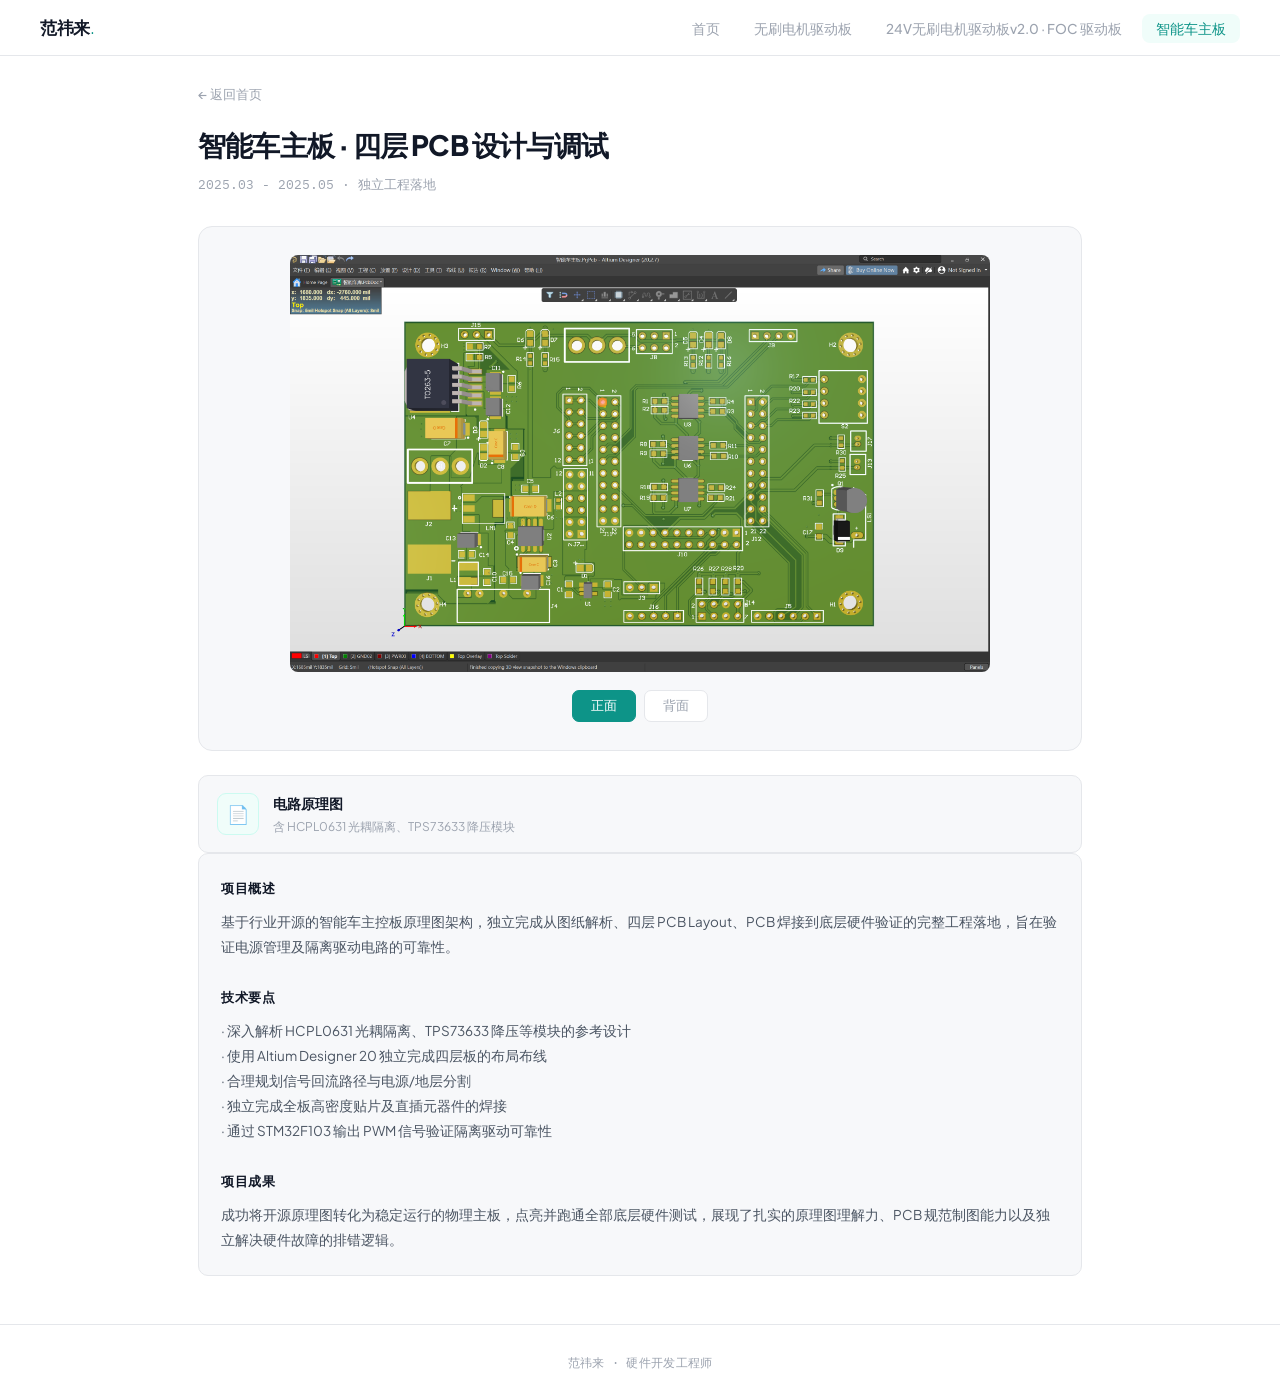
<file: project3.html>
<!DOCTYPE html>
<html lang="zh-CN">
<head>
  <meta charset="UTF-8">
  <meta name="viewport" content="width=device-width, initial-scale=1.0">
  <title>智能车主板 · 范祎来</title>
  <link rel="stylesheet" href="css/style.css">
</head>
<body>
  <nav class="nav">
    <a href="index.html" class="nav-logo">范祎来<span>.</span></a>
    <ul class="nav-links">
      <li><a href="index.html">首页</a></li>
      <li><a href="project1.html">无刷电机驱动板</a></li>
      <li><a href="project2.html">24V无刷电机驱动板v2.0 · FOC 驱动板</a></li>
      <li><a href="project3.html" class="active">智能车主板</a></li>
    </ul>
  </nav>

  <div class="container">
    <a href="index.html" class="back-link">← 返回首页</a>
    <div class="detail-header">
      <h2>智能车主板 · 四层 PCB 设计与调试</h2>
      <div class="date">2025.03 - 2025.05 · 独立工程落地</div>
    </div>
    <div class="detail-content">
      <div class="detail-image">
        <img src="assets/project3/front.png" alt="智能车主板正面" id="main-image">
        <div class="image-toggle">
          <button class="active" data-src="assets/project3/front.png">正面</button>
          <button data-src="assets/project3/back.png">背面</button>
        </div>
      </div>
      <div class="detail-info">
        <div class="info-card" onclick="openModal('pdf', {title: '智能车主板 · 电路原理图', src: 'assets/project3/schematic.pdf'})">
          <div class="icon blue">&#x1f4c4;</div><div class="text"><h4>电路原理图</h4><p>含 HCPL0631 光耦隔离、TPS73633 降压模块</p></div>
        </div>
      </div>
      <div class="project-desc">
        <h4>项目概述</h4>
        <p>基于行业开源的智能车主控板原理图架构，独立完成从图纸解析、四层 PCB Layout、PCB 焊接到底层硬件验证的完整工程落地，旨在验证电源管理及隔离驱动电路的可靠性。</p>
        <br><h4>技术要点</h4>
        <p>· 深入解析 HCPL0631 光耦隔离、TPS73633 降压等模块的参考设计<br>· 使用 Altium Designer 20 独立完成四层板的布局布线<br>· 合理规划信号回流路径与电源/地层分割<br>· 独立完成全板高密度贴片及直插元器件的焊接<br>· 通过 STM32F103 输出 PWM 信号验证隔离驱动可靠性</p>
        <br><h4>项目成果</h4>
        <p>成功将开源原理图转化为稳定运行的物理主板，点亮并跑通全部底层硬件测试，展现了扎实的原理图理解力、PCB 规范制图能力以及独立解决硬件故障的排错逻辑。</p>
      </div>
    </div>
  </div>
  <div class="modal-overlay" id="modal-overlay"><div class="modal"><div class="modal-header"><h3></h3><button class="modal-close" onclick="closeModal()">&times;</button></div><div class="modal-body"></div></div></div>
  <footer class="footer">范祎来 · 硬件开发工程师</footer>
  <script src="js/main.js"></script>
</body>
</html>
</file>
<file: css/style.css>
/* === Portfolio: 范祎来 — Hardware Engineer === */
/* Aesthetic: Clean Tech — Professional, crisp, modern */

@import url('https://fonts.googleapis.com/css2?family=Plus+Jakarta+Sans:wght@300;400;500;600;700;800&family=IBM+Plex+Mono:wght@400;500&display=swap');

:root {
  --bg: #ffffff;
  --bg-subtle: #f7f8fa;
  --bg-card: #ffffff;
  --border: #e5e7eb;
  --border-light: #f0f1f3;

  --text-primary: #111827;
  --text-secondary: #4b5563;
  --text-muted: #9ca3af;

  /* Accent — teal, professional and tech-forward */
  --accent: #0d9488;
  --accent-hover: #0f766e;
  --accent-light: #ccfbf1;
  --accent-bg: #f0fdfa;

  --shadow-xs: 0 1px 2px rgba(0, 0, 0, 0.04);
  --shadow-sm: 0 1px 3px rgba(0, 0, 0, 0.06), 0 1px 2px rgba(0, 0, 0, 0.04);
  --shadow-md: 0 4px 6px -1px rgba(0, 0, 0, 0.06), 0 2px 4px -2px rgba(0, 0, 0, 0.04);
  --shadow-lg: 0 10px 25px -3px rgba(0, 0, 0, 0.08), 0 4px 6px -4px rgba(0, 0, 0, 0.04);
  --shadow-xl: 0 20px 40px -4px rgba(0, 0, 0, 0.1);

  --font-sans: 'Plus Jakarta Sans', -apple-system, BlinkMacSystemFont, sans-serif;
  --font-mono: 'IBM Plex Mono', 'Menlo', monospace;

  --radius: 10px;
  --radius-lg: 14px;
}

/* === Base === */
*, *::before, *::after {
  margin: 0;
  padding: 0;
  box-sizing: border-box;
}

html {
  scroll-behavior: smooth;
}

body {
  font-family: var(--font-sans);
  color: var(--text-primary);
  background: var(--bg);
  line-height: 1.6;
  -webkit-font-smoothing: antialiased;
  -moz-osx-font-smoothing: grayscale;
}

/* Staggered page load animation */
@keyframes fadeUp {
  from {
    opacity: 0;
    transform: translateY(20px);
  }
  to {
    opacity: 1;
    transform: translateY(0);
  }
}

.anim-1 { animation: fadeUp 0.5s ease-out 0.05s both; }
.anim-2 { animation: fadeUp 0.5s ease-out 0.1s both; }
.anim-3 { animation: fadeUp 0.5s ease-out 0.15s both; }
.anim-4 { animation: fadeUp 0.5s ease-out 0.2s both; }
.anim-5 { animation: fadeUp 0.5s ease-out 0.25s both; }
.anim-6 { animation: fadeUp 0.5s ease-out 0.3s both; }
.anim-7 { animation: fadeUp 0.5s ease-out 0.35s both; }

.container {
  max-width: 940px;
  margin: 0 auto;
  padding: 0 28px;
}

/* === Navigation === */
.nav {
  display: flex;
  align-items: center;
  justify-content: space-between;
  padding: 0 40px;
  height: 56px;
  position: sticky;
  top: 0;
  z-index: 100;
  background: rgba(255, 255, 255, 0.92);
  backdrop-filter: blur(12px) saturate(1.5);
  border-bottom: 1px solid var(--border);
}

.nav-logo {
  font-size: 17px;
  font-weight: 800;
  color: var(--text-primary);
  text-decoration: none;
  letter-spacing: -0.5px;
}

.nav-logo span {
  color: var(--accent);
  font-weight: 400;
}

.nav-links {
  display: flex;
  gap: 6px;
  list-style: none;
}

.nav-links a {
  text-decoration: none;
  color: var(--text-muted);
  font-size: 13.5px;
  font-weight: 500;
  padding: 6px 14px;
  border-radius: 8px;
  transition: all 0.2s;
}

.nav-links a:hover {
  color: var(--text-primary);
  background: var(--bg-subtle);
}

.nav-links a.active {
  color: var(--accent);
  background: var(--accent-bg);
}

/* === Hero === */
.hero {
  background: var(--bg-subtle);
  padding: 52px 40px;
  border-radius: var(--radius-lg);
  text-align: center;
  margin: 32px 0;
  position: relative;
  border: 1px solid var(--border);
}

.hero-content {
  position: relative;
  z-index: 1;
}

.hero h1 {
  font-size: 38px;
  font-weight: 800;
  color: var(--text-primary);
  letter-spacing: -1.5px;
  margin-bottom: 6px;
  line-height: 1.1;
}

.hero .subtitle {
  font-size: 14px;
  font-weight: 600;
  color: var(--accent);
  letter-spacing: 2px;
  text-transform: uppercase;
  margin-bottom: 16px;
}

.hero .description {
  font-size: 15px;
  color: var(--text-secondary);
  max-width: 500px;
  margin: 0 auto 20px;
  line-height: 1.7;
}

.hero .contact {
  font-family: var(--font-mono);
  font-size: 12.5px;
  color: var(--text-muted);
  display: flex;
  justify-content: center;
  gap: 24px;
}

.hero .contact span {
  display: flex;
  align-items: center;
  gap: 6px;
}

.hero .contact span::before {
  content: '';
  display: inline-block;
  width: 5px;
  height: 5px;
  background: var(--accent);
  border-radius: 50%;
}

.hero .meta {
  font-family: var(--font-mono);
  font-size: 12px;
  color: var(--text-muted);
  display: flex;
  justify-content: center;
  gap: 0;
  margin-top: 16px;
  padding-top: 16px;
  border-top: 1px solid var(--border);
}

.hero .meta span {
  padding: 0 14px;
  position: relative;
}

.hero .meta span + span::before {
  content: '';
  position: absolute;
  left: 0;
  top: 50%;
  transform: translateY(-50%);
  width: 3px;
  height: 3px;
  background: var(--text-muted);
  border-radius: 50%;
}

/* === Skills === */
.skills {
  display: flex;
  flex-wrap: wrap;
  justify-content: center;
  gap: 8px;
  margin: 0 0 44px;
}

.skill-tag {
  background: var(--bg-subtle);
  color: var(--text-secondary);
  padding: 5px 14px;
  border-radius: 6px;
  font-size: 12.5px;
  font-weight: 500;
  border: 1px solid var(--border);
  transition: all 0.2s;
}

.skill-tag:hover {
  border-color: var(--accent);
  color: var(--accent);
  background: var(--accent-bg);
}

/* === Section === */
.section {
  margin-bottom: 52px;
}

.section-title {
  font-size: 12px;
  font-weight: 700;
  color: var(--accent);
  letter-spacing: 3px;
  text-transform: uppercase;
  margin-bottom: 22px;
  padding-bottom: 14px;
  border-bottom: 2px solid var(--text-primary);
}

/* === Project Cards === */
.projects {
  display: flex;
  gap: 18px;
  margin-bottom: 48px;
}

.project-card {
  flex: 1;
  border: 1px solid var(--border);
  border-radius: var(--radius-lg);
  overflow: hidden;
  transition: all 0.3s cubic-bezier(0.4, 0, 0.2, 1);
  text-decoration: none;
  color: inherit;
  display: block;
  background: var(--bg-card);
}

.project-card:hover {
  box-shadow: var(--shadow-lg);
  transform: translateY(-4px);
  border-color: transparent;
}

.project-card .card-image {
  background: var(--bg-subtle);
  height: 180px;
  display: flex;
  align-items: center;
  justify-content: center;
  overflow: hidden;
  border-bottom: 1px solid var(--border-light);
}

.project-card .card-image img {
  max-width: 90%;
  max-height: 85%;
  object-fit: contain;
  transition: transform 0.4s cubic-bezier(0.4, 0, 0.2, 1);
}

.project-card:hover .card-image img {
  transform: scale(1.04);
}

.project-card .card-body {
  padding: 20px 22px;
}

.project-card .card-body h3 {
  font-size: 15.5px;
  font-weight: 700;
  margin-bottom: 4px;
  color: var(--text-primary);
  letter-spacing: -0.3px;
}

.project-card .card-body .date {
  font-family: var(--font-mono);
  font-size: 11.5px;
  color: var(--text-muted);
  margin-bottom: 10px;
}

.project-card .card-body p {
  font-size: 13px;
  color: var(--text-secondary);
  margin-bottom: 14px;
  line-height: 1.65;
}

.project-card .card-body .link {
  font-size: 12.5px;
  color: var(--accent);
  font-weight: 600;
}

/* Featured */
.project-card.featured {
  flex: 1.35;
  position: relative;
  border-color: var(--accent);
  border-width: 1.5px;
}

.project-card.featured:hover {
  border-color: var(--accent-hover);
  box-shadow: var(--shadow-xl);
}

.project-card.featured .card-image {
  height: 220px;
}

.card-badge {
  position: absolute;
  top: 14px;
  right: 14px;
  background: var(--accent);
  color: #ffffff;
  font-size: 11px;
  font-weight: 700;
  padding: 4px 12px;
  border-radius: 6px;
  z-index: 1;
  letter-spacing: 0.8px;
  text-transform: uppercase;
}

/* === Timeline (Education) === */
.timeline {
  position: relative;
  padding-left: 28px;
}

.timeline::before {
  content: '';
  position: absolute;
  left: 7px;
  top: 8px;
  bottom: 8px;
  width: 1.5px;
  background: var(--border);
}

.timeline-item {
  position: relative;
  margin-bottom: 18px;
}

.timeline-item:last-child {
  margin-bottom: 0;
}

.timeline-dot {
  position: absolute;
  left: -24px;
  top: 8px;
  width: 10px;
  height: 10px;
  border-radius: 50%;
  background: var(--accent);
  border: 2.5px solid var(--bg);
  box-shadow: 0 0 0 1.5px var(--accent);
}

.timeline-content {
  background: var(--bg-subtle);
  border-radius: var(--radius);
  padding: 16px 20px;
  border: 1px solid var(--border);
  transition: all 0.2s;
}

.timeline-content:hover {
  box-shadow: var(--shadow-xs);
  border-color: var(--accent);
}

.timeline-header {
  display: flex;
  align-items: center;
  justify-content: space-between;
  margin-bottom: 2px;
}

.timeline-header h3 {
  font-size: 15px;
  font-weight: 700;
  color: var(--text-primary);
}

.timeline-date {
  font-family: var(--font-mono);
  font-size: 11.5px;
  color: var(--text-muted);
}

.timeline-sub {
  font-size: 13.5px;
  color: var(--text-secondary);
}

/* === Experience === */
.experience-card {
  background: var(--bg-subtle);
  border-radius: var(--radius-lg);
  padding: 24px;
  border: 1px solid var(--border);
}

.exp-header {
  display: flex;
  align-items: flex-start;
  justify-content: space-between;
  margin-bottom: 18px;
  padding-bottom: 16px;
  border-bottom: 1px solid var(--border);
}

.exp-header h3 {
  font-size: 15.5px;
  font-weight: 700;
  color: var(--text-primary);
  margin-bottom: 2px;
}

.exp-role {
  font-size: 13px;
  color: var(--accent);
  font-weight: 600;
}

.exp-date {
  font-family: var(--font-mono);
  font-size: 11.5px;
  color: var(--text-muted);
  white-space: nowrap;
}

.exp-list {
  list-style: none;
  padding: 0;
}

.exp-list li {
  position: relative;
  padding-left: 18px;
  margin-bottom: 12px;
  font-size: 13.5px;
  color: var(--text-secondary);
  line-height: 1.7;
}

.exp-list li::before {
  content: '';
  position: absolute;
  left: 0;
  top: 8px;
  width: 6px;
  height: 6px;
  border-radius: 2px;
  background: var(--accent);
}

.exp-list li:last-child {
  margin-bottom: 0;
}

.exp-list li strong {
  color: var(--text-primary);
  font-weight: 600;
}

/* === Skills Grid === */
.skills-grid {
  display: grid;
  grid-template-columns: repeat(2, 1fr);
  gap: 14px;
}

.skill-category {
  background: var(--bg-subtle);
  border-radius: var(--radius);
  padding: 20px;
  border: 1px solid var(--border);
  transition: all 0.25s;
}

.skill-category:hover {
  box-shadow: var(--shadow-md);
  border-color: var(--accent);
  transform: translateY(-2px);
}

.skill-cat-icon {
  width: 36px;
  height: 36px;
  border-radius: 8px;
  display: flex;
  align-items: center;
  justify-content: center;
  font-size: 16px;
  margin-bottom: 14px;
  background: var(--accent-bg);
  border: 1px solid var(--accent-light);
}

.skill-category h4 {
  font-size: 14px;
  font-weight: 700;
  color: var(--text-primary);
  margin-bottom: 6px;
}

.skill-category p {
  font-size: 12.5px;
  color: var(--text-secondary);
  line-height: 1.65;
}

/* === Honors === */
.honors-list {
  display: flex;
  flex-direction: column;
  gap: 10px;
}

.honor-item {
  display: flex;
  align-items: flex-start;
  gap: 14px;
  background: var(--bg-subtle);
  border-radius: var(--radius);
  padding: 16px 20px;
  border: 1px solid var(--border);
  transition: all 0.2s;
}

.honor-item:hover {
  border-color: var(--accent);
  box-shadow: var(--shadow-xs);
}

.honor-icon {
  font-size: 20px;
  flex-shrink: 0;
  margin-top: 1px;
}

.honor-item h4 {
  font-size: 14px;
  font-weight: 600;
  color: var(--text-primary);
  margin-bottom: 2px;
}

.honor-item p {
  font-size: 12.5px;
  color: var(--text-secondary);
}

/* Clickable honor items */
.honor-clickable {
  cursor: pointer;
  transition: all 0.25s;
}

.honor-clickable:hover {
  border-color: var(--accent);
  box-shadow: var(--shadow-md);
  transform: translateY(-2px);
}

.honor-clickable .honor-body {
  flex: 1;
}

.honor-clickable .honor-arrow {
  color: var(--text-muted);
  font-size: 14px;
  font-weight: 600;
  transition: all 0.2s;
  flex-shrink: 0;
  margin-top: 2px;
}

.honor-clickable:hover .honor-arrow {
  color: var(--accent);
  transform: translateX(3px);
}

/* Competition detail modal content */
.competition-detail {
  line-height: 1.85;
}

/* Competition certificate image */
.competition-detail .comp-cert {
  margin-bottom: 24px;
  text-align: center;
}

.competition-detail .comp-cert img {
  max-width: 360px;
  width: 100%;
  border-radius: var(--radius);
  border: 1px solid var(--border);
  box-shadow: var(--shadow-md);
}

.competition-detail .comp-header {
  margin-bottom: 24px;
  padding-bottom: 18px;
  border-bottom: 1px solid var(--border);
}

.competition-detail .comp-header h4 {
  font-size: 13px;
  font-weight: 700;
  color: var(--accent);
  letter-spacing: 0.5px;
  text-transform: uppercase;
  margin-bottom: 10px;
}

.competition-detail .comp-header p {
  font-size: 13.5px;
  color: var(--text-secondary);
  line-height: 1.85;
}

.competition-detail .comp-stages {
  display: flex;
  flex-direction: column;
  gap: 12px;
}

.competition-detail .comp-stage {
  background: var(--bg-subtle);
  border: 1px solid var(--border);
  border-radius: var(--radius);
  padding: 18px 20px;
  display: flex;
  align-items: flex-start;
  gap: 16px;
  transition: all 0.2s;
}

.competition-detail .comp-stage:hover {
  border-color: var(--accent);
  box-shadow: var(--shadow-xs);
}

.competition-detail .stage-num {
  width: 34px;
  height: 34px;
  border-radius: 8px;
  display: flex;
  align-items: center;
  justify-content: center;
  font-size: 14px;
  font-weight: 800;
  color: #ffffff;
  flex-shrink: 0;
  margin-top: 1px;
}

.competition-detail .stage-num.s1 { background: #0d9488; }
.competition-detail .stage-num.s2 { background: #6366f1; }
.competition-detail .stage-num.s3 { background: #d97706; }
.competition-detail .stage-num.s4 { background: #dc2626; }

.competition-detail .stage-body h5 {
  font-size: 14px;
  font-weight: 700;
  color: var(--text-primary);
  margin-bottom: 4px;
}

.competition-detail .stage-body p {
  font-size: 13px;
  color: var(--text-secondary);
  line-height: 1.7;
}

.competition-detail .comp-specs {
  display: flex;
  flex-wrap: wrap;
  gap: 6px;
  margin-top: 8px;
}

.competition-detail .comp-specs .spec-tag {
  background: var(--accent-bg);
  color: var(--accent-hover);
  border: 1px solid var(--accent-light);
  padding: 3px 10px;
  border-radius: 5px;
  font-size: 11.5px;
  font-weight: 600;
  font-family: var(--font-mono);
}

.competition-detail .comp-result {
  margin-top: 20px;
  padding: 16px 20px;
  background: var(--accent-bg);
  border: 1px solid var(--accent-light);
  border-radius: var(--radius);
}

.competition-detail .comp-result p {
  font-size: 13px;
  color: var(--accent-hover);
  font-weight: 600;
  line-height: 1.7;
}

/* Competition publication card */
.competition-detail .comp-pub {
  margin-top: 14px;
  display: flex;
  align-items: center;
  gap: 14px;
  padding: 16px 20px;
  background: var(--bg-subtle);
  border: 1px solid var(--border);
  border-radius: var(--radius);
  cursor: pointer;
  transition: all 0.25s;
}

.competition-detail .comp-pub:hover {
  border-color: var(--accent);
  box-shadow: var(--shadow-md);
  transform: translateY(-2px);
}

.competition-detail .comp-pub-icon {
  width: 40px;
  height: 40px;
  border-radius: 8px;
  display: flex;
  align-items: center;
  justify-content: center;
  font-size: 18px;
  background: var(--accent-bg);
  border: 1px solid var(--accent-light);
  flex-shrink: 0;
}

.competition-detail .comp-pub-info {
  flex: 1;
}

.competition-detail .comp-pub-info h5 {
  font-size: 14px;
  font-weight: 700;
  color: var(--text-primary);
  margin-bottom: 2px;
}

.competition-detail .comp-pub-info p {
  font-size: 13px;
  color: var(--text-secondary);
  line-height: 1.6;
}

.competition-detail .comp-pub-info span {
  font-family: var(--font-mono);
  font-size: 11.5px;
  color: var(--text-muted);
}

.competition-detail .comp-pub-arrow {
  color: var(--text-muted);
  font-size: 14px;
  font-weight: 600;
  transition: all 0.2s;
  flex-shrink: 0;
}

.competition-detail .comp-pub:hover .comp-pub-arrow {
  color: var(--accent);
  transform: translateX(3px);
}

/* === Self Assessment === */
.self-cards {
  display: flex;
  flex-direction: column;
  gap: 16px;
}

.self-card {
  background: var(--bg-subtle);
  border: 1px solid var(--border);
  border-radius: var(--radius-lg);
  padding: 24px 28px;
  position: relative;
  transition: all 0.25s;
  overflow: hidden;
}

.self-card::before {
  content: '';
  position: absolute;
  left: 0;
  top: 0;
  bottom: 0;
  width: 4px;
  border-radius: 4px 0 0 4px;
}

.self-card--eng::before { background: var(--accent); }
.self-card--ai::before { background: #d97706; }
.self-card--creative::before { background: #8b5cf6; }

.self-card:hover {
  box-shadow: var(--shadow-md);
  transform: translateY(-2px);
}

.self-card--eng:hover { border-color: var(--accent); }
.self-card--ai:hover { border-color: #d97706; }
.self-card--creative:hover { border-color: #8b5cf6; }

.self-card-head {
  display: flex;
  align-items: center;
  gap: 12px;
  margin-bottom: 14px;
}

.self-card-icon {
  width: 36px;
  height: 36px;
  border-radius: 8px;
  display: flex;
  align-items: center;
  justify-content: center;
  font-size: 16px;
  border: 1px solid;
}

.self-card-icon.green {
  background: #ecfdf5;
  border-color: #a7f3d0;
}

.self-card-icon.orange {
  background: #fffbeb;
  border-color: #fde68a;
}

.self-card-icon.purple {
  background: #f5f3ff;
  border-color: #ddd6fe;
}

.self-card-head h4 {
  font-size: 15px;
  font-weight: 700;
  color: var(--text-primary);
}

.self-card p {
  font-size: 13.5px;
  color: var(--text-secondary);
  line-height: 1.9;
}

.self-card-tag {
  margin-top: 14px;
  display: inline-block;
  padding: 6px 14px;
  background: var(--accent-bg);
  border: 1px solid var(--accent-light);
  border-radius: 6px;
  font-size: 12.5px;
  font-weight: 600;
  color: var(--accent-hover);
}

/* === Detail Page === */
.back-link {
  display: inline-flex;
  align-items: center;
  gap: 6px;
  margin: 28px 0 18px;
  font-size: 13px;
  font-weight: 500;
  color: var(--text-muted);
  text-decoration: none;
  transition: color 0.2s;
}

.back-link:hover {
  color: var(--accent);
}

.detail-header h2 {
  font-size: 28px;
  font-weight: 800;
  margin-bottom: 6px;
  color: var(--text-primary);
  letter-spacing: -0.8px;
}

.detail-header .date {
  font-family: var(--font-mono);
  font-size: 12.5px;
  color: var(--text-muted);
  margin-bottom: 32px;
}

.detail-content {
  margin-bottom: 48px;
}

.detail-image {
  background: var(--bg-subtle);
  border: 1px solid var(--border);
  border-radius: var(--radius-lg);
  padding: 28px;
  display: flex;
  flex-direction: column;
  align-items: center;
  justify-content: center;
  margin-bottom: 24px;
}

.detail-image img {
  width: 100%;
  max-width: 700px;
  height: auto;
  object-fit: contain;
  border-radius: 8px;
}

.image-toggle {
  display: flex;
  gap: 8px;
  margin-top: 18px;
}

.image-toggle button {
  padding: 6px 18px;
  border: 1px solid var(--border);
  background: var(--bg-card);
  border-radius: 7px;
  cursor: pointer;
  font-size: 12.5px;
  font-weight: 500;
  color: var(--text-muted);
  transition: all 0.2s;
  font-family: var(--font-sans);
}

.image-toggle button:hover {
  border-color: var(--accent);
  color: var(--accent);
}

.image-toggle button.active {
  background: var(--accent);
  color: #ffffff;
  border-color: var(--accent);
}

.detail-info {
  display: flex;
  flex-wrap: wrap;
  gap: 14px;
}

.detail-info .info-card {
  flex: 1 1 280px;
}

.detail-info .project-desc {
  flex: 1 1 100%;
}

.info-card {
  border: 1px solid var(--border);
  border-radius: var(--radius);
  padding: 16px 18px;
  cursor: pointer;
  transition: all 0.25s;
  display: flex;
  align-items: center;
  gap: 14px;
  background: var(--bg-subtle);
}

.info-card:hover {
  box-shadow: var(--shadow-md);
  border-color: var(--accent);
  transform: translateY(-2px);
}

.info-card .icon {
  width: 42px;
  height: 42px;
  border-radius: 9px;
  display: flex;
  align-items: center;
  justify-content: center;
  font-size: 18px;
  flex-shrink: 0;
  background: var(--accent-bg);
  border: 1px solid var(--accent-light);
}

.info-card .text h4 {
  font-size: 14px;
  font-weight: 600;
  margin-bottom: 2px;
  color: var(--text-primary);
}

.info-card .text p {
  font-size: 12px;
  color: var(--text-muted);
}

.project-desc {
  background: var(--bg-subtle);
  border-radius: var(--radius);
  padding: 22px;
  font-size: 13.5px;
  color: var(--text-secondary);
  line-height: 1.85;
  border: 1px solid var(--border);
}

.project-desc h4 {
  color: var(--text-primary);
  font-weight: 700;
  margin-bottom: 10px;
  font-size: 13px;
  letter-spacing: 0.5px;
  text-transform: uppercase;
}

/* === Modal === */
.modal-overlay {
  display: none;
  position: fixed;
  top: 0;
  left: 0;
  width: 100%;
  height: 100%;
  background: rgba(17, 24, 39, 0.4);
  z-index: 1000;
  align-items: center;
  justify-content: center;
  backdrop-filter: blur(6px);
}

.modal-overlay.active {
  display: flex;
}

.modal {
  background: var(--bg-card);
  border-radius: var(--radius-lg);
  max-width: 900px;
  max-height: 85vh;
  width: 90%;
  overflow: auto;
  position: relative;
  box-shadow: var(--shadow-xl);
  border: 1px solid var(--border);
}

.modal-header {
  display: flex;
  align-items: center;
  justify-content: space-between;
  padding: 16px 24px;
  border-bottom: 1px solid var(--border);
  position: sticky;
  top: 0;
  background: var(--bg-card);
  z-index: 1;
}

.modal-header h3 {
  font-size: 14.5px;
  font-weight: 600;
  color: var(--text-primary);
}

.modal-close {
  width: 28px;
  height: 28px;
  border: 1px solid var(--border);
  background: var(--bg-subtle);
  border-radius: 6px;
  cursor: pointer;
  font-size: 15px;
  color: var(--text-muted);
  display: flex;
  align-items: center;
  justify-content: center;
  transition: all 0.15s;
}

.modal-close:hover {
  background: var(--border);
  color: var(--text-primary);
}

.modal-body {
  padding: 24px;
}

.modal-body iframe {
  width: 100%;
  height: 70vh;
  border: none;
}

.modal-body video {
  width: 100%;
  max-height: 70vh;
  border-radius: var(--radius);
}

.modal-body .report-content {
  font-size: 13.5px;
  line-height: 1.85;
  color: var(--text-secondary);
}

.modal-body .report-content p {
  margin-bottom: 10px;
}

/* Modal image display */
.modal-image-wrap {
  display: flex;
  flex-direction: column;
  align-items: center;
}

.modal-image-wrap img {
  max-width: 100%;
  max-height: 65vh;
  object-fit: contain;
  border-radius: var(--radius);
  border: 1px solid var(--border);
}

.modal-image-desc {
  margin-top: 16px;
  font-size: 13px;
  color: var(--text-secondary);
  line-height: 1.8;
  text-align: center;
  max-width: 560px;
}

/* Education detail fields */
.edu-detail {
  display: flex;
  gap: 20px;
  margin-top: 10px;
  padding-top: 10px;
  border-top: 1px solid var(--border-light);
}

.edu-field {
  display: flex;
  align-items: center;
  gap: 6px;
}

.edu-label {
  font-size: 11px;
  font-weight: 600;
  color: var(--text-muted);
  letter-spacing: 0.3px;
}

.edu-val {
  font-size: 13px;
  font-weight: 500;
  color: var(--text-primary);
}

.edu-val.edu-highlight {
  color: var(--accent);
  font-weight: 700;
}

.edu-val.edu-link {
  color: var(--accent);
  cursor: pointer;
  transition: all 0.2s;
  text-decoration: underline;
  text-decoration-color: transparent;
  text-underline-offset: 3px;
}

.edu-val.edu-link:hover {
  text-decoration-color: var(--accent);
  color: var(--accent-hover);
}

/* Education action link */
.edu-action {
  display: inline-flex;
  align-items: center;
  gap: 4px;
  margin-top: 8px;
  font-size: 12.5px;
  font-weight: 600;
  color: var(--accent);
  cursor: pointer;
  transition: all 0.2s;
  background: none;
  border: none;
  padding: 0;
  font-family: var(--font-sans);
}

.edu-action:hover {
  color: var(--accent-hover);
  transform: translateX(2px);
}

/* === Waveform Gallery === */
.waveform-gallery {
  display: flex;
  flex-direction: column;
  gap: 20px;
}

.waveform-grid {
  display: grid;
  grid-template-columns: repeat(3, 1fr);
  gap: 14px;
}

.waveform-item {
  display: flex;
  flex-direction: column;
  gap: 8px;
}

.waveform-item img {
  width: 100%;
  border-radius: var(--radius);
  border: 1px solid var(--border);
  cursor: pointer;
  transition: all 0.2s;
}

.waveform-item img:hover {
  box-shadow: var(--shadow-md);
  transform: scale(1.02);
}

.waveform-item span {
  font-size: 12px;
  font-weight: 600;
  color: var(--text-secondary);
  text-align: center;
}

.waveform-video {
  border-top: 1px solid var(--border);
  padding-top: 18px;
}

.waveform-video h5 {
  font-size: 13px;
  font-weight: 700;
  color: var(--text-primary);
  margin-bottom: 12px;
  letter-spacing: 0.3px;
}

.waveform-video video {
  width: 100%;
  border-radius: var(--radius);
}

/* === Footer === */
.footer {
  text-align: center;
  padding: 28px;
  color: var(--text-muted);
  font-size: 12px;
  border-top: 1px solid var(--border);
  margin-top: 48px;
  font-family: var(--font-mono);
  letter-spacing: 0.3px;
}

/* === Responsive === */
@media (max-width: 768px) {
  .nav {
    padding: 0 20px;
  }

  .nav-links {
    gap: 2px;
  }

  .nav-links a {
    font-size: 12.5px;
    padding: 5px 10px;
  }

  .hero {
    padding: 36px 24px;
    margin: 24px 0;
  }

  .hero h1 {
    font-size: 28px;
  }

  .hero .subtitle {
    font-size: 12px;
    letter-spacing: 1.5px;
  }

  .hero .contact {
    flex-direction: column;
    gap: 8px;
  }

  .projects {
    flex-direction: column;
  }

  .project-card.featured {
    flex: 1;
  }

  .detail-image {
    padding: 18px;
  }

  .detail-header h2 {
    font-size: 22px;
  }

  .timeline-header {
    flex-direction: column;
    align-items: flex-start;
  }

  .timeline-date {
    margin-top: 2px;
  }

  .exp-header {
    flex-direction: column;
  }

  .exp-date {
    margin-top: 4px;
  }

  .skills-grid {
    grid-template-columns: 1fr;
  }
}
</file>
